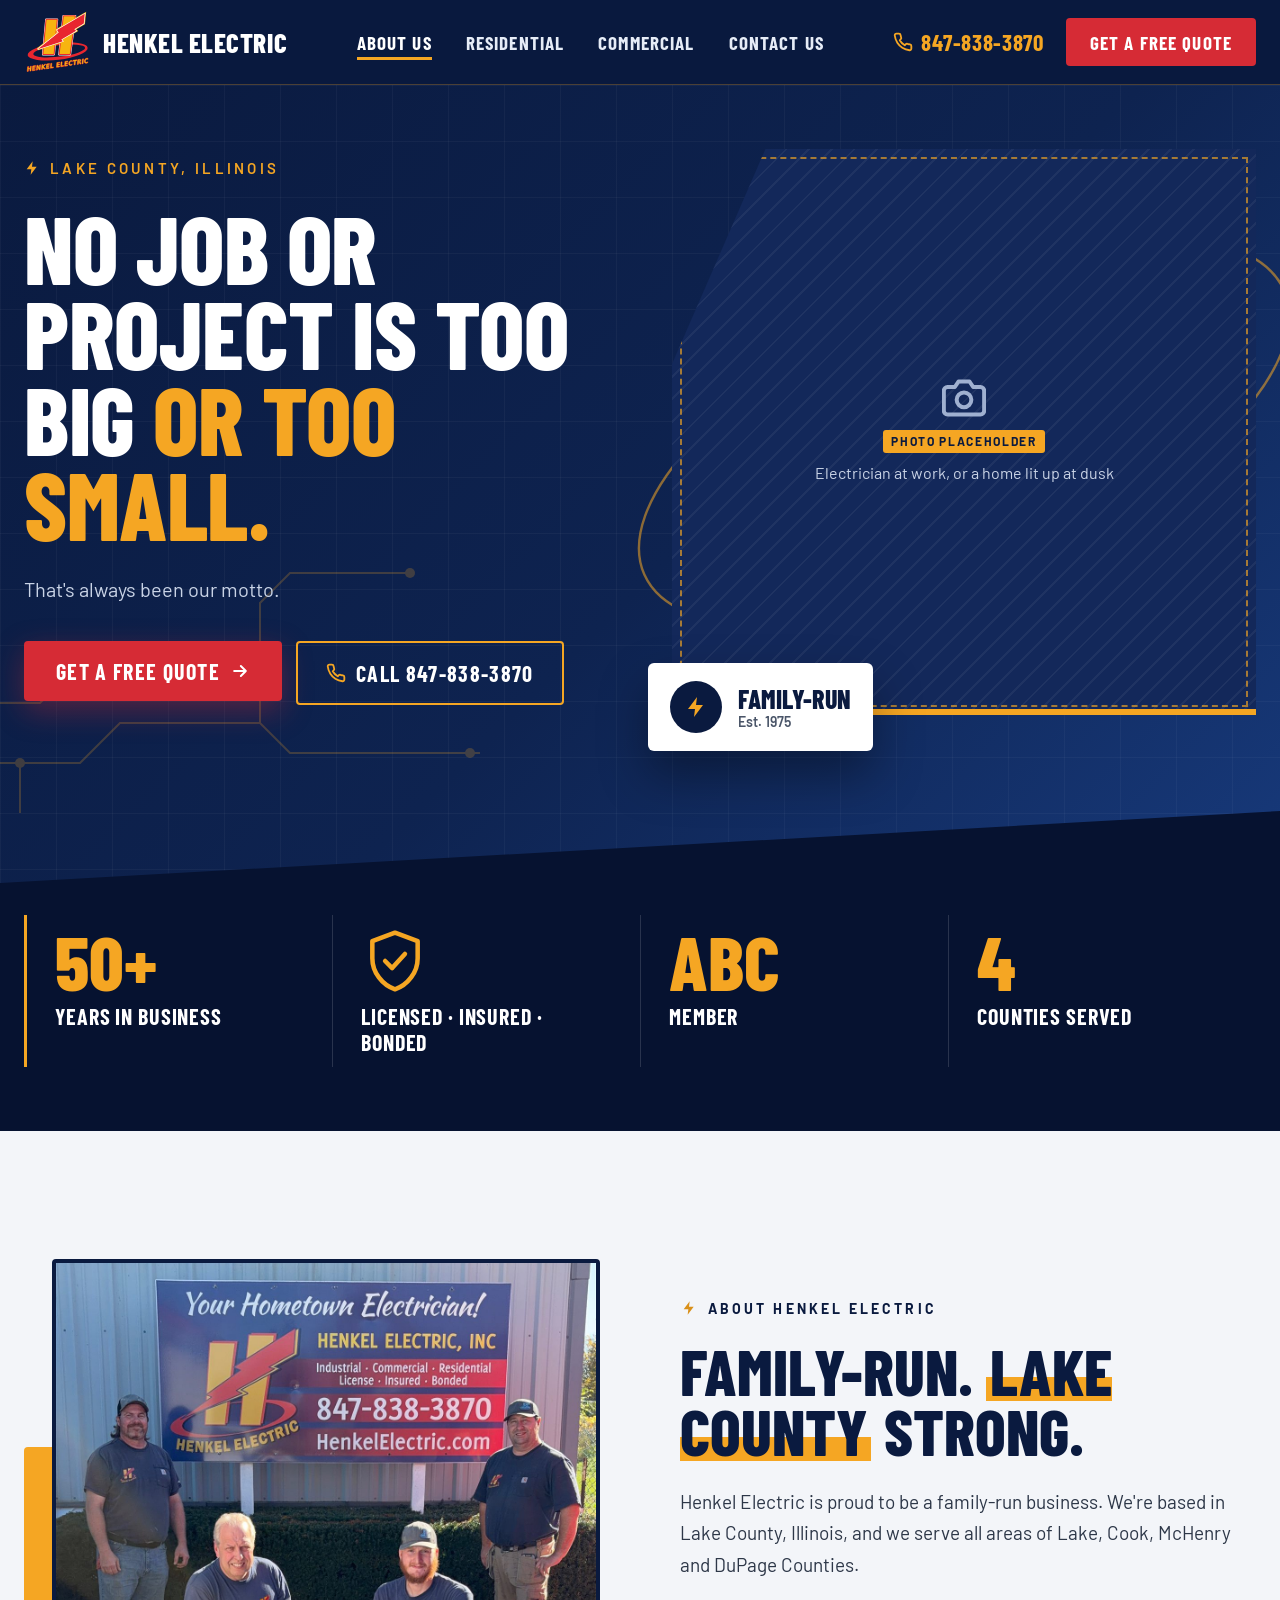
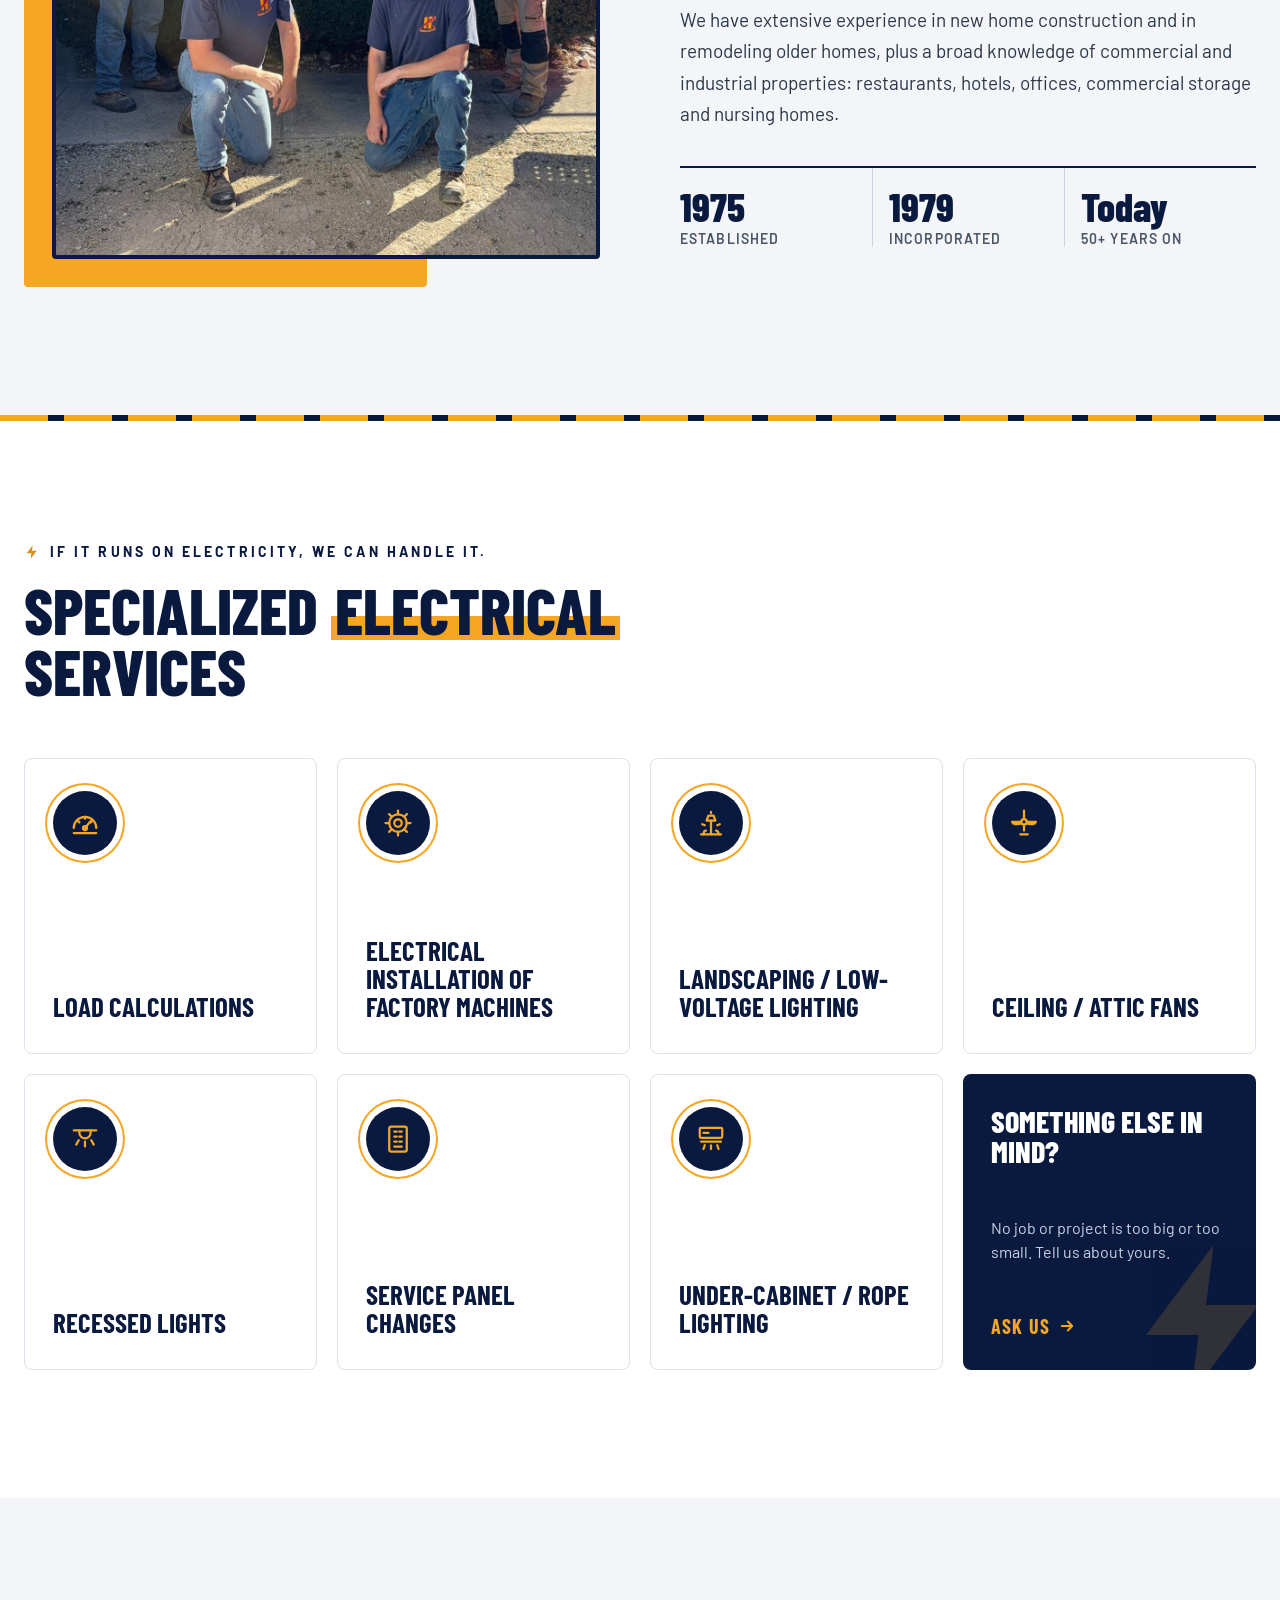
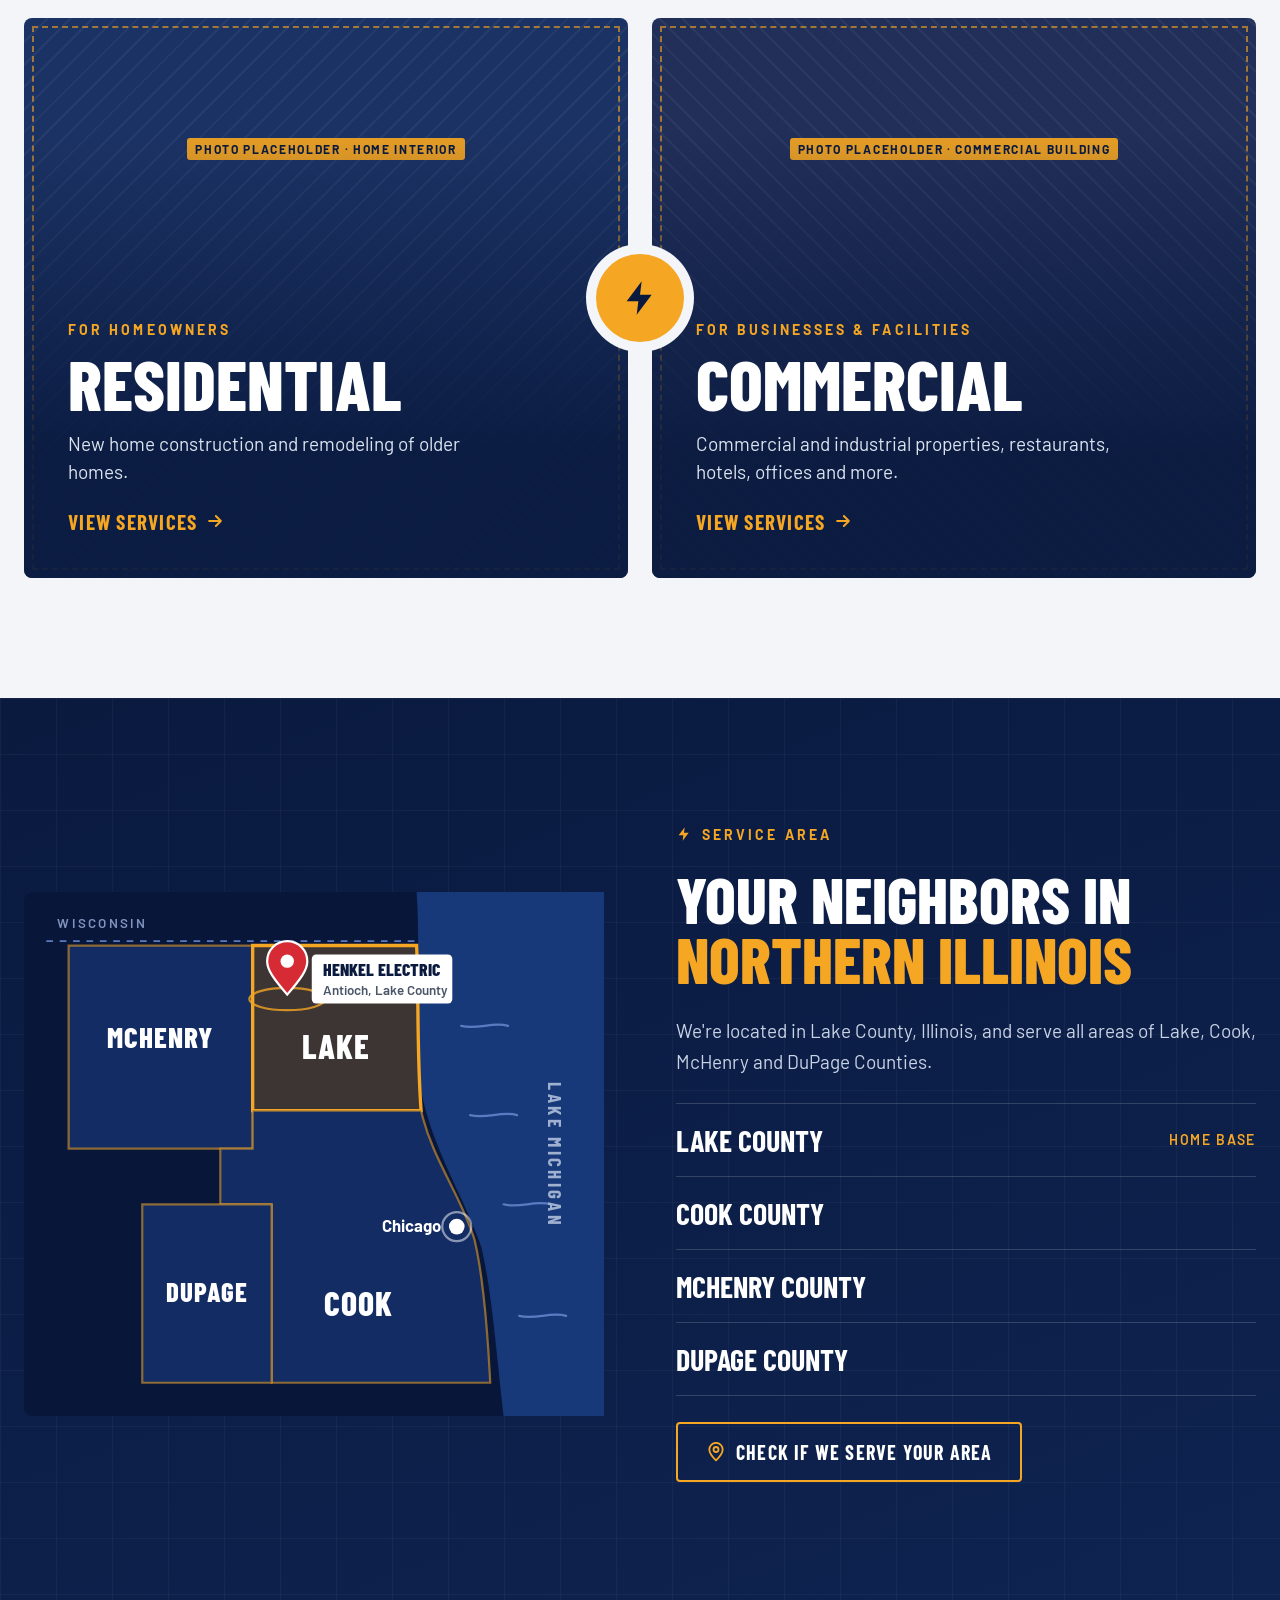
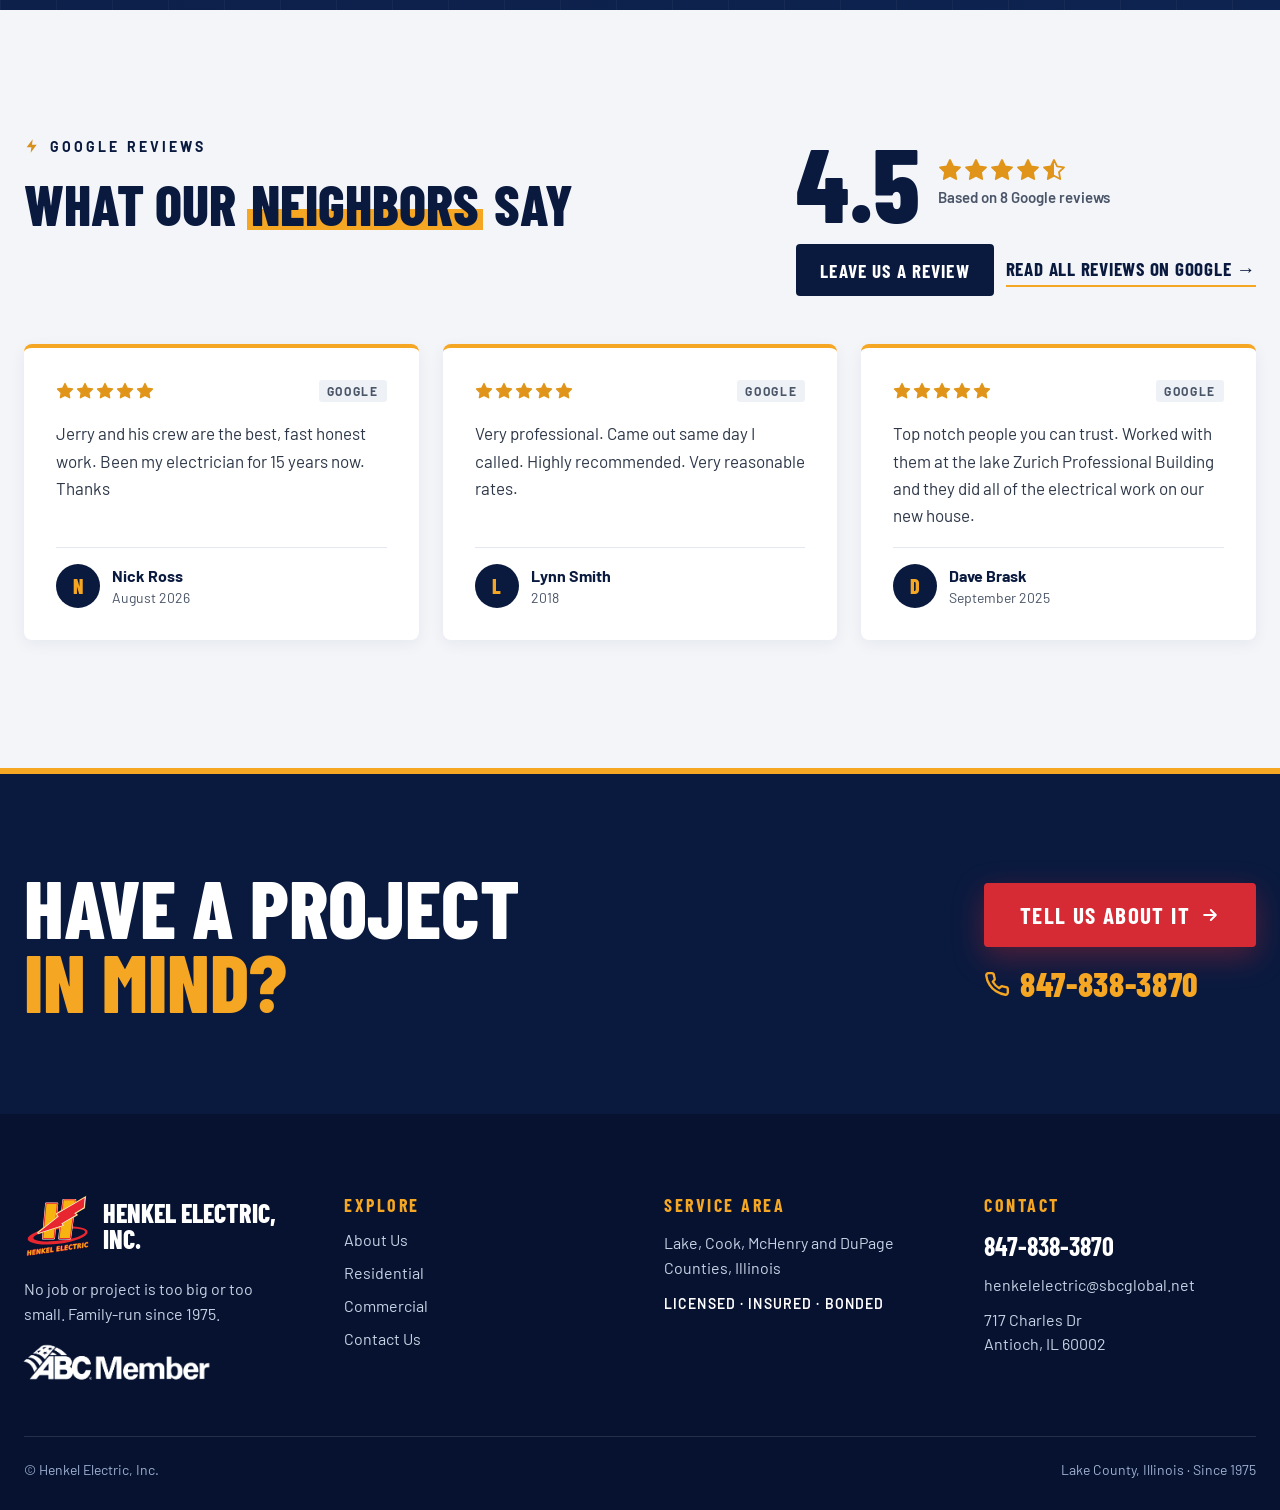
<file: index.html>
<!DOCTYPE html>
<html lang="en">
<head>
<meta charset="utf-8">
<meta name="viewport" content="width=device-width, initial-scale=1">
<title>Henkel Electric · About Us</title>
<meta name="description" content="Henkel Electric is a family-run electrical contractor serving homes and businesses across Lake, Cook, McHenry and DuPage Counties in Illinois since 1975.">
<link rel="icon" href="assets/images/logo.svg" type="image/svg+xml">
<link rel="stylesheet" href="assets/css/styles.css">
</head>
<body>
<svg class="sprite" aria-hidden="true">
  <symbol id="i-bolt" viewBox="0 0 24 24"><path d="M13 2 4 14h7l-1 8 9-12h-7l1-8z"/></symbol>
  <symbol id="i-phone" viewBox="0 0 24 24"><path d="M22 16.9v3a2 2 0 0 1-2.2 2 19.8 19.8 0 0 1-8.6-3.1 19.5 19.5 0 0 1-6-6A19.8 19.8 0 0 1 2.1 4.2 2 2 0 0 1 4.1 2h3a2 2 0 0 1 2 1.7c.1 1 .4 1.9.7 2.8a2 2 0 0 1-.5 2.1L8.1 9.9a16 16 0 0 0 6 6l1.3-1.3a2 2 0 0 1 2.1-.4c.9.3 1.8.6 2.8.7a2 2 0 0 1 1.7 2z"/></symbol>
  <symbol id="i-arrow" viewBox="0 0 24 24"><path d="M5 12h14M13 6l6 6-6 6"/></symbol>
  <symbol id="i-menu" viewBox="0 0 24 24"><path d="M4 7h16M4 12h16M4 17h16"/></symbol>
  <symbol id="i-close" viewBox="0 0 24 24"><path d="M6 6l12 12M18 6 6 18"/></symbol>
  <symbol id="i-camera" viewBox="0 0 24 24"><path d="M23 19a2 2 0 0 1-2 2H3a2 2 0 0 1-2-2V8a2 2 0 0 1 2-2h4l2-3h6l2 3h4a2 2 0 0 1 2 2z"/><circle cx="12" cy="13" r="4"/></symbol>
  <symbol id="i-star" viewBox="0 0 24 24"><path d="M12 2l3.1 6.3 6.9 1-5 4.9 1.2 6.8L12 17.8 5.8 21l1.2-6.8-5-4.9 6.9-1z"/></symbol>
  <linearGradient id="star-half"><stop offset="50%" stop-color="#E0951A"/><stop offset="50%" stop-color="#E0951A" stop-opacity="0"/></linearGradient>
</svg>

<header class="site-header">
  <div class="site-header__inner">
    <a class="brand" href="index.html" aria-label="Henkel Electric, Inc. About Us">
      <img class="brand__logo" src="assets/images/logo.svg" alt="" width="67" height="64">
      <span class="brand__text"><span class="brand__name">Henkel Electric</span></span>
    </a>
    <nav class="main-nav" id="main-nav" aria-label="Main">
      <a href="index.html" aria-current="page">About Us</a>
      <a href="residential.html">Residential</a>
      <a href="commercial.html">Commercial</a>
      <a href="contact.html">Contact Us</a>
      <div class="main-nav__cta">
        <a class="btn btn--red btn--56" href="contact.html">Get a Free Quote</a>
        <a class="btn btn--ghost btn--56" href="tel:8478383870"><svg class="ic ic-line" width="20" height="20" aria-hidden="true"><use href="#i-phone"/></svg>847-838-3870</a>
      </div>
    </nav>
    <div class="site-header__actions">
      <a class="site-header__phone link-amber" href="tel:8478383870"><svg class="ic ic-line" width="20" height="20" aria-hidden="true"><use href="#i-phone"/></svg><span class="site-header__phone-text">847-838-3870</span></a>
      <a class="btn btn--red btn--48" href="contact.html">Get a Free Quote</a>
      <button class="nav-toggle" type="button" aria-expanded="false" aria-controls="main-nav" aria-label="Open menu"><svg class="ic ic-line ic-thick nav-toggle__open" width="24" height="24" aria-hidden="true"><use href="#i-menu"/></svg><svg class="ic ic-line ic-thick nav-toggle__close" width="24" height="24" aria-hidden="true"><use href="#i-close"/></svg></button>
    </div>
  </div>
</header>

<main>
<section class="hero">
  <div class="bg-grid" aria-hidden="true"></div>
  <svg class="hero__circuit" aria-hidden="true" width="520" height="300" viewBox="0 0 520 300" fill="none"><path d="M0 240h120l40-40h140l30 30h190M0 180h80l30-30h110M60 290v-50M300 200V80l30-30h120" stroke="#F5A623" stroke-width="2"/><circle cx="220" cy="150" r="5" fill="#F5A623"/><circle cx="450" cy="50" r="5" fill="#F5A623"/><circle cx="510" cy="230" r="5" fill="#F5A623"/><circle cx="60" cy="240" r="5" fill="#F5A623"/></svg>
  <div class="hero__grid">
    <div class="hero__copy">
      <div class="eyebrow eyebrow--light hero__eyebrow"><svg class="ic ic-fill" width="16" height="16" aria-hidden="true"><use href="#i-bolt"/></svg>Lake County, Illinois</div>
      <h1 class="hero__title">No job or project is too big <span class="amber">or too small.</span></h1>
      <p class="hero__lead">That's always been our motto.</p>
      <div class="btn-row">
        <a class="btn btn--red btn--60 btn--glow" href="contact.html">Get a Free Quote<svg class="ic ic-line ic-thick" width="20" height="20" aria-hidden="true"><use href="#i-arrow"/></svg></a>
        <a class="btn btn--ghost btn--60" href="tel:8478383870"><svg class="ic ic-line" width="20" height="20" aria-hidden="true"><use href="#i-phone"/></svg>Call 847-838-3870</a>
      </div>
    </div>
    <div class="hero__media">
      <svg class="hero__ring" aria-hidden="true" viewBox="0 0 600 600" fill="none"><ellipse cx="300" cy="300" rx="290" ry="120" stroke="#F5A623" stroke-opacity=".55" stroke-width="2" transform="rotate(-24 300 300)"/></svg>
      <div class="hero__photo ph-photo" role="img" aria-label="Photo placeholder: Henkel electrician at work, or a home lit up at dusk" data-placeholder="photo">
        <div class="ph-photo__inner">
          <svg class="ic ic-line" width="44" height="44" aria-hidden="true"><use href="#i-camera"/></svg>
          <span class="ph-tag">Photo placeholder</span>
          <span class="ph-photo__desc">Electrician at work, or a home lit up at dusk</span>
        </div>
      </div>
      <div class="hero__badge">
        <div class="hero__badge-icon"><svg class="ic ic-fill" width="24" height="24" aria-hidden="true"><use href="#i-bolt"/></svg></div>
        <div class="hero__badge-text"><span class="hero__badge-title">Family-run</span><span class="hero__badge-sub">Est. 1975</span></div>
      </div>
    </div>
  </div>
</section>

<section class="trust" aria-label="Why Henkel">
  <div class="trust__grid">
    <div class="trust__item">
      <span class="trust__stat">50+</span>
      <span class="trust__label">Years in business</span>
    </div>
    <div class="trust__item">
      <svg class="trust__icon" width="68" height="68" viewBox="0 0 24 24" fill="none" stroke="currentColor" stroke-linecap="round" stroke-linejoin="round" aria-hidden="true"><path d="M12 2 4 5v6c0 5 3.5 9.5 8 11 4.5-1.5 8-6 8-11V5z"/><path d="m8.5 12 2.5 2.5 4.5-5"/></svg>
      <span class="trust__label">Licensed · Insured · Bonded</span>
    </div>
    <div class="trust__item">
      <span class="trust__stat">ABC</span>
      <span class="trust__label">Member</span>
      
    </div>
    <div class="trust__item">
      <span class="trust__stat">4</span>
      <span class="trust__label">Counties served</span>
    </div>
  </div>
</section>

<section class="about">
  <div class="about__grid">
    <div class="about__media">
      <div class="about__accent" aria-hidden="true"></div>
      <img class="about__photo" src="assets/images/EmployeesVertical-web.jpg" alt="Four Henkel Electric employees in company shirts in front of the Henkel Electric sign" width="1200" height="1600">
      
    </div>
    <div class="about__copy">
      <div class="eyebrow"><svg class="ic ic-fill" width="18" height="16" aria-hidden="true"><use href="#i-bolt"/></svg>About Henkel Electric</div>
      <h2 class="heading heading--xl">Family-Run. <span class="mark">Lake County</span> strong.</h2>
      <p>Henkel Electric is proud to be a family-run business. We're based in Lake County, Illinois, and we serve all areas of Lake, Cook, McHenry and DuPage Counties.</p>
      <p>We have extensive experience in new home construction and in remodeling older homes, plus a broad knowledge of commercial and industrial properties: restaurants, hotels, offices, commercial storage and nursing homes.</p>
      <div class="facts">
        <div class="facts__item"><span class="facts__value">1975</span><span class="facts__label">Established</span></div>
        <div class="facts__item"><span class="facts__value">1979</span><span class="facts__label">Incorporated</span></div>
        <div class="facts__item"><span class="facts__value">Today</span><span class="facts__label">50+ years on</span></div>
      </div>
    </div>
  </div>
</section>

<section class="section-white">
  <div class="stripe" aria-hidden="true"></div>
  <div class="services__wrap">
    <div class="section-head">
      <div class="section-head__title">
        <div class="eyebrow"><svg class="ic ic-fill" width="16" height="16" aria-hidden="true"><use href="#i-bolt"/></svg>If it runs on electricity, we can handle it.</div>
        <h2 class="heading heading--xl">Specialized <span class="mark">electrical</span> services</h2>
      </div>
     
    </div>
    <div class="svc-grid">
      <div class="svc-card">
        <div class="svc-card__icon"><svg class="ic ic-line ic-thin" width="30" height="30" viewBox="0 0 24 24" aria-hidden="true"><path d="M3 16a9 9 0 0 1 18 0"/><path d="M12 16l4.5-5.5"/><circle cx="12" cy="16" r="1.6"/><path d="M3 20h18"/><path d="M6.5 10.5l1 1M12 7v1.5M17.5 10.5l-1 1"/></svg></div>
        <h3 class="svc-card__title">Load Calculations</h3>
      </div>
      <div class="svc-card">
        <div class="svc-card__icon"><svg class="ic ic-line ic-thin" width="30" height="30" viewBox="0 0 24 24" aria-hidden="true"><circle cx="12" cy="12" r="3"/><path d="M12 2v3M12 19v3M4.9 4.9 7 7M17 17l2.1 2.1M2 12h3M19 12h3M4.9 19.1 7 17M17 7l2.1-2.1"/><circle cx="12" cy="12" r="7"/></svg></div>
        <h3 class="svc-card__title">Electrical Installation of Factory Machines</h3>
      </div>
      <div class="svc-card">
        <div class="svc-card__icon"><svg class="ic ic-line ic-thin" width="30" height="30" viewBox="0 0 24 24" aria-hidden="true"><path d="M12 21V10"/><path d="M8.5 10h7L14 6h-4z"/><path d="M4 21h16"/><path d="M5 13l2 .8M19 13l-2 .8M12 3v1"/><path d="M6 21c0-2 1-3 2-3M18 21c0-2-1-3-2-3"/></svg></div>
        <h3 class="svc-card__title">Landscaping / Low-Voltage Lighting</h3>
      </div>
      <div class="svc-card">
        <div class="svc-card__icon"><svg class="ic ic-line ic-thin" width="30" height="30" viewBox="0 0 24 24" aria-hidden="true"><path d="M12 2v6"/><circle cx="12" cy="11" r="2.2"/><path d="M9.8 11H2.5c.3 1.8 3 2.6 7.6 1.4"/><path d="M14.2 11h7.3c-.3 1.8-3 2.6-7.6 1.4"/><path d="M12 13.2V18"/><path d="M9 21h6"/></svg></div>
        <h3 class="svc-card__title">Ceiling / Attic Fans</h3>
      </div>
      <div class="svc-card">
        <div class="svc-card__icon"><svg class="ic ic-line ic-thin" width="30" height="30" viewBox="0 0 24 24" aria-hidden="true"><path d="M3 5h18"/><path d="M7.5 5v2a4.5 4.5 0 0 0 9 0V5"/><path d="M12 14v4M7 13l-2 3.5M17 13l2 3.5"/></svg></div>
        <h3 class="svc-card__title">Recessed Lights</h3>
      </div>
      <div class="svc-card">
        <div class="svc-card__icon"><svg class="ic ic-line ic-thin" width="30" height="30" viewBox="0 0 24 24" aria-hidden="true"><rect x="5" y="2" width="14" height="20" rx="1.5"/><path d="M9 6h2M13 6h2M9 10h2M13 10h2M9 14h2M13 14h2M9 18h6"/></svg></div>
        <h3 class="svc-card__title">Service Panel Changes</h3>
      </div>
      <div class="svc-card">
        <div class="svc-card__icon"><svg class="ic ic-line ic-thin" width="30" height="30" viewBox="0 0 24 24" aria-hidden="true"><rect x="3" y="3" width="18" height="8" rx="1"/><path d="M6 7h4"/><path d="M4 14h16"/><path d="M7 17l-1 3M12 17v3M17 17l1 3"/></svg></div>
        <h3 class="svc-card__title">Under-Cabinet / Rope Lighting</h3>
      </div>
      <a class="svc-cta lift" href="contact.html">
        <svg class="svc-cta__bolt ic-fill" width="180" height="180" aria-hidden="true"><use href="#i-bolt"/></svg>
        <span class="svc-cta__title">Something else in mind?</span>
        <span class="svc-cta__text">No job or project is too big or too small. Tell us about yours.</span>
        <span class="go">Ask us<svg class="ic ic-line ic-thick" width="18" height="18" aria-hidden="true"><use href="#i-arrow"/></svg></span>
      </a>
    </div>
  </div>
</section>

<section class="split">
  <div class="split__grid">
    <a class="split__card" href="residential.html">
      <div class="split__photo ph-photo ph-photo--a" role="img" aria-label="Photo placeholder: modern home interior with new lighting" data-placeholder="photo"><span class="ph-tag">Photo placeholder · Home interior</span></div>
      <div class="split__shade" aria-hidden="true"></div>
      <div class="split__body">
        <span class="split__kicker">For homeowners</span>
        <span class="split__title">Residential</span>
        <span class="split__text">New home construction and remodeling of older homes.</span>
        <span class="go">View services<svg class="ic ic-line ic-thick" width="20" height="20" aria-hidden="true"><use href="#i-arrow"/></svg></span>
      </div>
    </a>
    <a class="split__card" href="commercial.html">
      <div class="split__photo ph-photo ph-photo--b ph-photo--45" role="img" aria-label="Photo placeholder: commercial building or industrial interior" data-placeholder="photo"><span class="ph-tag">Photo placeholder · Commercial building</span></div>
      <div class="split__shade" aria-hidden="true"></div>
      <div class="split__body">
        <span class="split__kicker">For businesses &amp; facilities</span>
        <span class="split__title">Commercial</span>
        <span class="split__text">Commercial and industrial properties, restaurants, hotels, offices and more.</span>
        <span class="go">View services<svg class="ic ic-line ic-thick" width="20" height="20" aria-hidden="true"><use href="#i-arrow"/></svg></span>
      </div>
    </a>
    <div class="split__bolt" aria-hidden="true"><svg class="ic ic-fill" width="40" height="40"><use href="#i-bolt"/></svg></div>
  </div>
</section>

<section class="area">
  <div class="bg-grid" aria-hidden="true"></div>
  <div class="area__grid">
    <figure class="area__map" data-placeholder="map">
      <svg class="map-svg" role="img" aria-label="Stylized map: McHenry, Lake, Cook and DuPage Counties in northeast Illinois, Lake Michigan to the east, Chicago marked, Henkel Electric pinned in Antioch, Lake County" viewBox="0 0 520 470">
        <rect width="520" height="470" rx="8" fill="#08163A"/>
        <path d="M352 0 C356 60 350 120 356 178 C366 230 392 268 410 318 C420 360 424 420 430 470 L520 470 L520 0 Z" fill="#17397A"/>
        <path d="M392 120c14 4 28-4 42 0M400 200c14 4 28-4 42 0M430 280c14 4 28-4 42 0M444 380c14 4 28-4 42 0" stroke="#5B7BC0" stroke-width="2" fill="none" stroke-linecap="round"/>
        <text x="470" y="236" fill="#9FB0D0" font-family="Barlow Condensed, sans-serif" font-weight="700" font-size="17" letter-spacing="3" text-anchor="middle" transform="rotate(90 470 236)">LAKE MICHIGAN</text>
        <line x1="20" y1="44" x2="352" y2="44" stroke="#5B7BC0" stroke-width="1.5" stroke-dasharray="6 6"/>
        <text x="30" y="32" fill="#7F93BD" font-family="Barlow, sans-serif" font-weight="600" font-size="12" letter-spacing="2">WISCONSIN</text>
        <path d="M40 48 H205 V230 H40 Z" fill="#132C64" stroke="#F5A623" stroke-opacity=".55" stroke-width="2"/>
        <path d="M205 48 H352 C354 90 352 140 356 196 H205 Z" fill="#F5A623" fill-opacity=".22" stroke="#F5A623" stroke-width="3"/>
        <path d="M205 196 H356 C366 240 392 272 404 312 C412 346 416 400 418 440 H222 V280 H176 V230 H205 Z" fill="#132C64" stroke="#F5A623" stroke-opacity=".55" stroke-width="2"/>
        <path d="M106 280 H222 V440 H106 Z" fill="#132C64" stroke="#F5A623" stroke-opacity=".55" stroke-width="2"/>
        <text x="164" y="368" fill="#FFFFFF" font-family="Barlow Condensed, sans-serif" font-weight="800" font-size="24" text-anchor="middle" letter-spacing="1">DUPAGE</text>
        <text x="122" y="140" fill="#FFFFFF" font-family="Barlow Condensed, sans-serif" font-weight="800" font-size="26" text-anchor="middle" letter-spacing="1">MCHENRY</text>
        <text x="280" y="150" fill="#FFFFFF" font-family="Barlow Condensed, sans-serif" font-weight="800" font-size="30" text-anchor="middle" letter-spacing="1">LAKE</text>
        <text x="300" y="380" fill="#FFFFFF" font-family="Barlow Condensed, sans-serif" font-weight="800" font-size="30" text-anchor="middle" letter-spacing="1">COOK</text>
        <circle cx="388" cy="300" r="7" fill="#FFFFFF"/>
        <circle cx="388" cy="300" r="13" fill="none" stroke="#FFFFFF" stroke-opacity=".5" stroke-width="2"/>
        <text x="374" y="305" fill="#FFFFFF" font-family="Barlow, sans-serif" font-weight="700" font-size="15" text-anchor="end">Chicago</text>
        <ellipse cx="236" cy="96" rx="34" ry="10" fill="none" stroke="#F5A623" stroke-width="2" opacity=".8"/>
        <path d="M236 92c-12-14-18-22-18-30a18 18 0 0 1 36 0c0 8-6 16-18 30z" fill="#D62B35" stroke="#FFFFFF" stroke-width="2"/>
        <circle cx="236" cy="62" r="6" fill="#FFFFFF"/>
        <rect x="258" y="56" width="126" height="44" rx="4" fill="#FFFFFF"/>
        <text x="268" y="75" fill="#0A1A3F" font-family="Barlow Condensed, sans-serif" font-weight="800" font-size="16">HENKEL ELECTRIC</text>
        <text x="268" y="92" fill="#4A5568" font-family="Barlow, sans-serif" font-weight="600" font-size="12">Antioch, Lake County</text>
      </svg>
    </figure>
    <div class="area__copy">
      <div class="eyebrow eyebrow--light"><svg class="ic ic-fill" width="16" height="16" aria-hidden="true"><use href="#i-bolt"/></svg>Service area</div>
      <h2 class="heading heading--xl heading--light">Your neighbors in <span class="amber">northern Illinois</span></h2>
      <p>We're located in Lake County, Illinois, and serve all areas of Lake, Cook, McHenry and DuPage Counties.</p>
      <div class="counties">
        <div class="counties__row"><span class="counties__name">Lake County</span><span class="counties__tag">Home base</span></div>
        <div class="counties__row"><span class="counties__name">Cook County</span></div>
        <div class="counties__row"><span class="counties__name">McHenry County</span></div>
        <div class="counties__row"><span class="counties__name">DuPage County</span></div>
      </div>
      <div>
        <a class="btn btn--ghost btn--56" href="contact.html"><svg class="ic ic-line" width="20" height="20" viewBox="0 0 24 24" aria-hidden="true"><path d="M12 22s-8-7.5-8-13a8 8 0 0 1 16 0c0 5.5-8 13-8 13z"/><circle cx="12" cy="9" r="3"/></svg>Check if we serve your area</a>
      </div>
    </div>
  </div>
</section>

<section class="reviews">
  <div class="reviews__wrap">
    <div class="reviews__intro">
      <div class="reviews__heading">
        <div class="eyebrow"><svg class="ic ic-fill" width="16" height="16" aria-hidden="true"><use href="#i-bolt"/></svg>Google reviews</div>
        <h2 class="heading heading--md">What our <span class="mark">neighbors</span> say</h2>
      </div>
      <div class="reviews__summary">
        <div class="rating">
          <span class="rating__value">4.5</span>
          <div class="rating__meta">
            <div class="stars" role="img" aria-label="Rated 4.5 out of 5 stars"><svg width="24" height="24" aria-hidden="true"><use href="#i-star"/></svg><svg width="24" height="24" aria-hidden="true"><use href="#i-star"/></svg><svg width="24" height="24" aria-hidden="true"><use href="#i-star"/></svg><svg width="24" height="24" aria-hidden="true"><use href="#i-star"/></svg><svg width="24" height="24" style="fill:url(#star-half)" aria-hidden="true"><use href="#i-star"/></svg></div>
            <span class="rating__count">Based on 8 Google reviews</span>
          </div>
        </div>
        <div class="reviews__links">
          <a class="btn btn--navy btn--52" href="https://www.google.com/search?q=henkel+electric+reviews#lrd=0x880f81202d313013:0x51fe6fe72b96a284,3,,,," target="_blank" rel="noopener">Leave us a review</a>
          <a class="text-link" href="https://www.google.com/search?q=henkel+electric+reviews#lrd=0x880f81202d313013:0x51fe6fe72b96a284,1,,,," target="_blank" rel="noopener">Read all reviews on Google →</a>
        </div>
      </div>
    </div>
    <div class="reviews__grid">
    <article class="review">
      <div class="review__top">
        <div class="stars" role="img" aria-label="Rated 5 out of 5 stars"><svg width="18" height="18" aria-hidden="true"><use href="#i-star"/></svg><svg width="18" height="18" aria-hidden="true"><use href="#i-star"/></svg><svg width="18" height="18" aria-hidden="true"><use href="#i-star"/></svg><svg width="18" height="18" aria-hidden="true"><use href="#i-star"/></svg><svg width="18" height="18" aria-hidden="true"><use href="#i-star"/></svg></div>
        <span class="review__source">Google</span>
      </div>
      <p class="review__text">Jerry and his crew are the best, fast honest work. Been my electrician for 15 years now. Thanks</p>
      <div class="review__by">
        <span class="review__avatar" aria-hidden="true">N</span>
        <div class="review__who"><span class="review__name">Nick Ross</span><span class="review__date">August 2026</span></div>
      </div>
    </article>
    <article class="review">
      <div class="review__top">
        <div class="stars" role="img" aria-label="Rated 5 out of 5 stars"><svg width="18" height="18" aria-hidden="true"><use href="#i-star"/></svg><svg width="18" height="18" aria-hidden="true"><use href="#i-star"/></svg><svg width="18" height="18" aria-hidden="true"><use href="#i-star"/></svg><svg width="18" height="18" aria-hidden="true"><use href="#i-star"/></svg><svg width="18" height="18" aria-hidden="true"><use href="#i-star"/></svg></div>
        <span class="review__source">Google</span>
      </div>
      <p class="review__text">Very professional. Came out same day I called. Highly recommended. Very reasonable rates.</p>
      <div class="review__by">
        <span class="review__avatar" aria-hidden="true">L</span>
        <div class="review__who"><span class="review__name">Lynn Smith</span><span class="review__date">2018</span></div>
      </div>
    </article>
    <article class="review">
      <div class="review__top">
        <div class="stars" role="img" aria-label="Rated 5 out of 5 stars"><svg width="18" height="18" aria-hidden="true"><use href="#i-star"/></svg><svg width="18" height="18" aria-hidden="true"><use href="#i-star"/></svg><svg width="18" height="18" aria-hidden="true"><use href="#i-star"/></svg><svg width="18" height="18" aria-hidden="true"><use href="#i-star"/></svg><svg width="18" height="18" aria-hidden="true"><use href="#i-star"/></svg></div>
        <span class="review__source">Google</span>
      </div>
      <p class="review__text">Top notch people you can trust. Worked with them at the lake Zurich Professional Building and they did all of the electrical work on our new house.</p>
      <div class="review__by">
        <span class="review__avatar" aria-hidden="true">D</span>
        <div class="review__who"><span class="review__name">Dave Brask</span><span class="review__date">September 2025</span></div>
      </div>
    </article>
    </div>
  </div>
</section>

<section class="cta">
  <div class="cta__inner">
    <div class="cta__copy">
      <h2 class="cta__title">Have a project <span class="amber"><br>in mind?</span></h2>
    </div>
    <div class="cta__actions">
      <a class="btn btn--red btn--64 btn--glow" href="contact.html">Tell us about it<svg class="ic ic-line ic-thick" width="20" height="20" aria-hidden="true"><use href="#i-arrow"/></svg></a>
      <a class="cta__phone link-amber" href="tel:8478383870"><svg class="ic ic-line" width="26" height="26" aria-hidden="true"><use href="#i-phone"/></svg>847-838-3870</a>
    </div>
  </div>
</section>
</main>

<footer class="site-footer">
  <div class="site-footer__wrap">
    <div class="site-footer__grid">
      <div class="site-footer__col site-footer__col--brand">
        <div class="site-footer__brand"><img class="brand__logo" src="assets/images/logo.svg" alt="" width="67" height="64"><span class="site-footer__name">Henkel Electric, Inc.</span></div>
        <p class="site-footer__tagline">No job or project is too big or too small. Family-run since 1975.</p>
        <div class="abc"><img class="abc-badge" src="assets/images/ABCMemberBadge-white.png" alt="Associated Builders and Contractors member" width="1998" height="601"></div>
      </div>
      <div class="site-footer__col">
        <span class="site-footer__heading">Explore</span>
        <a href="index.html">About Us</a>
        <a href="residential.html">Residential</a>
        <a href="commercial.html">Commercial</a>
        <a href="contact.html">Contact Us</a>
      </div>
      <div class="site-footer__col">
        <span class="site-footer__heading">Service area</span>
        <span class="site-footer__text">Lake, Cook, McHenry and DuPage Counties, Illinois</span>
        <span class="site-footer__claim">Licensed · Insured · Bonded</span>
      </div>
      <div class="site-footer__col">
        <span class="site-footer__heading">Contact</span>
        <a class="site-footer__phone" href="tel:8478383870">847-838-3870</a>
        <a href="mailto:henkelelectric@sbcglobal.net">henkelelectric@sbcglobal.net</a>
        <span class="site-footer__address">717 Charles Dr<br>Antioch, IL 60002</span>
      </div>
    </div>
    <div class="site-footer__bottom"><span>© Henkel Electric, Inc.</span><span>Lake County, Illinois · Since 1975</span></div>
  </div>
</footer>
<script src="assets/js/nav.js"></script>
</body>
</html>
</file>
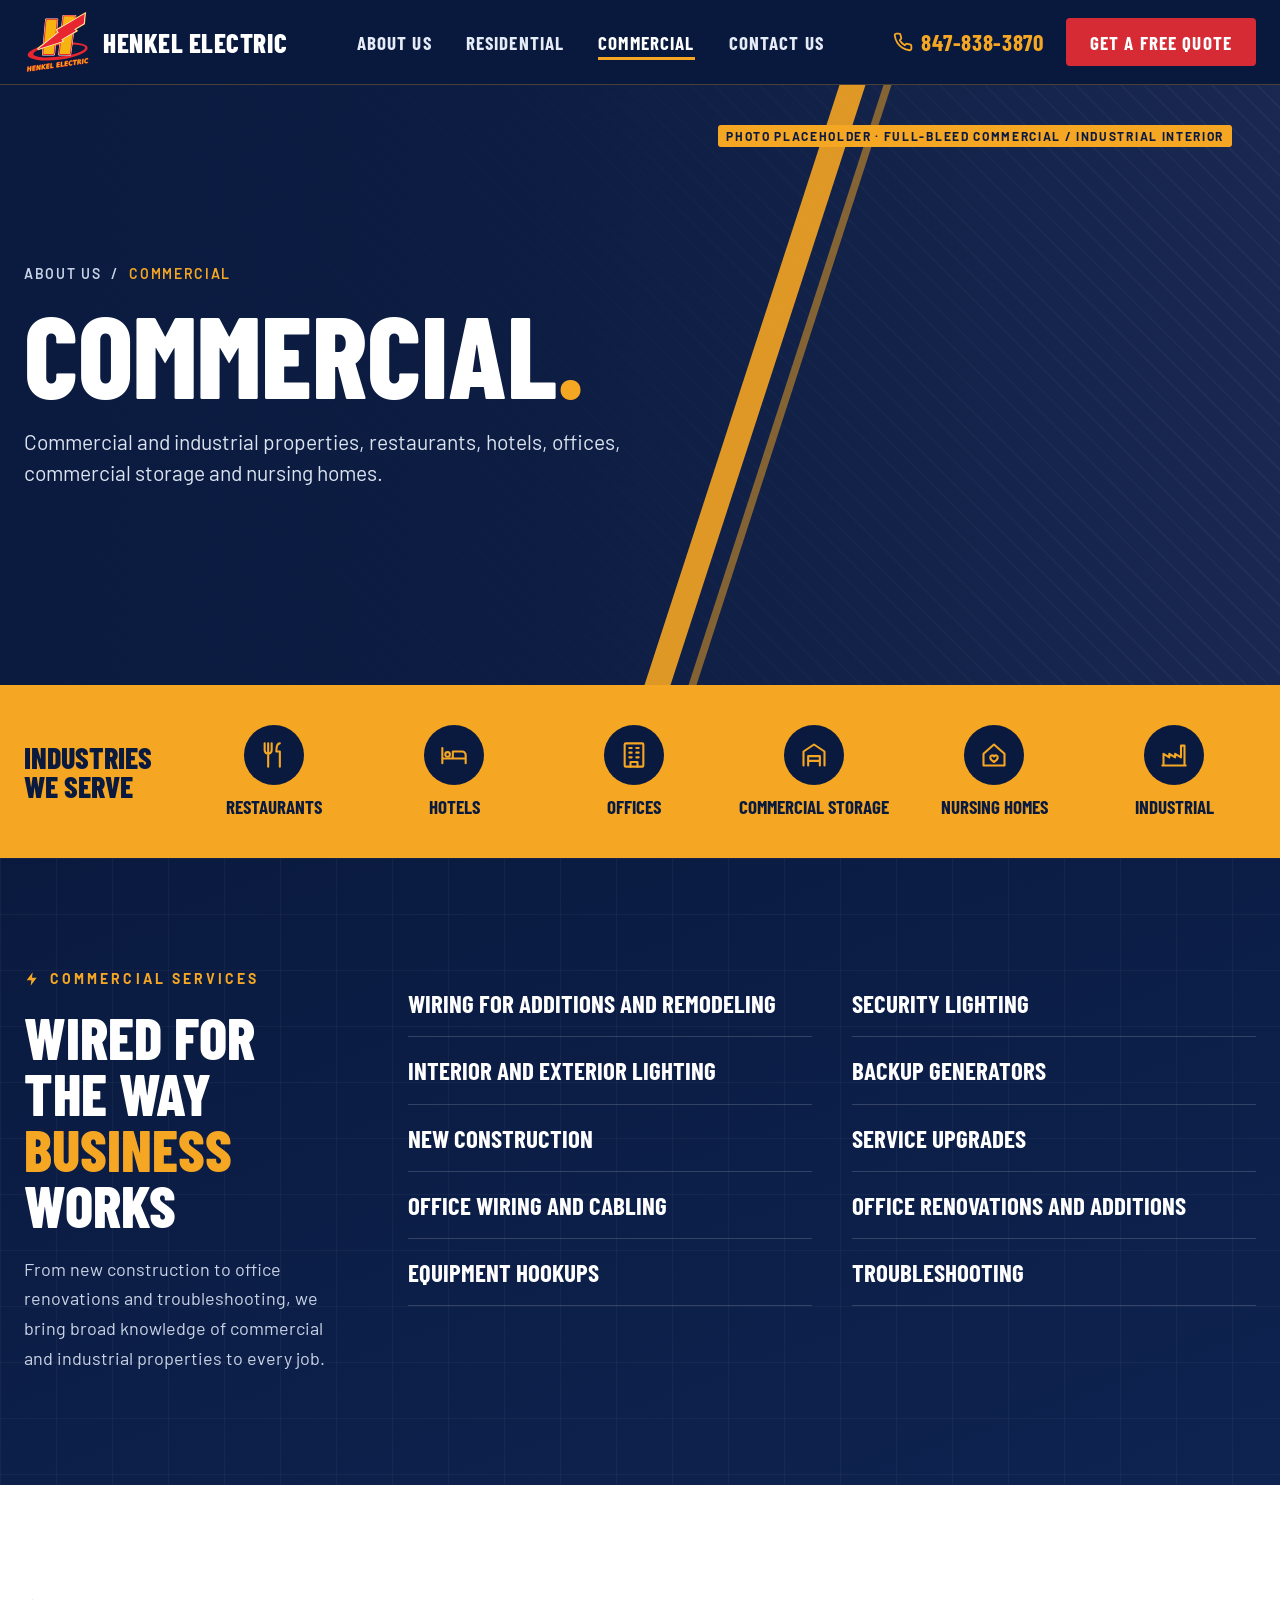
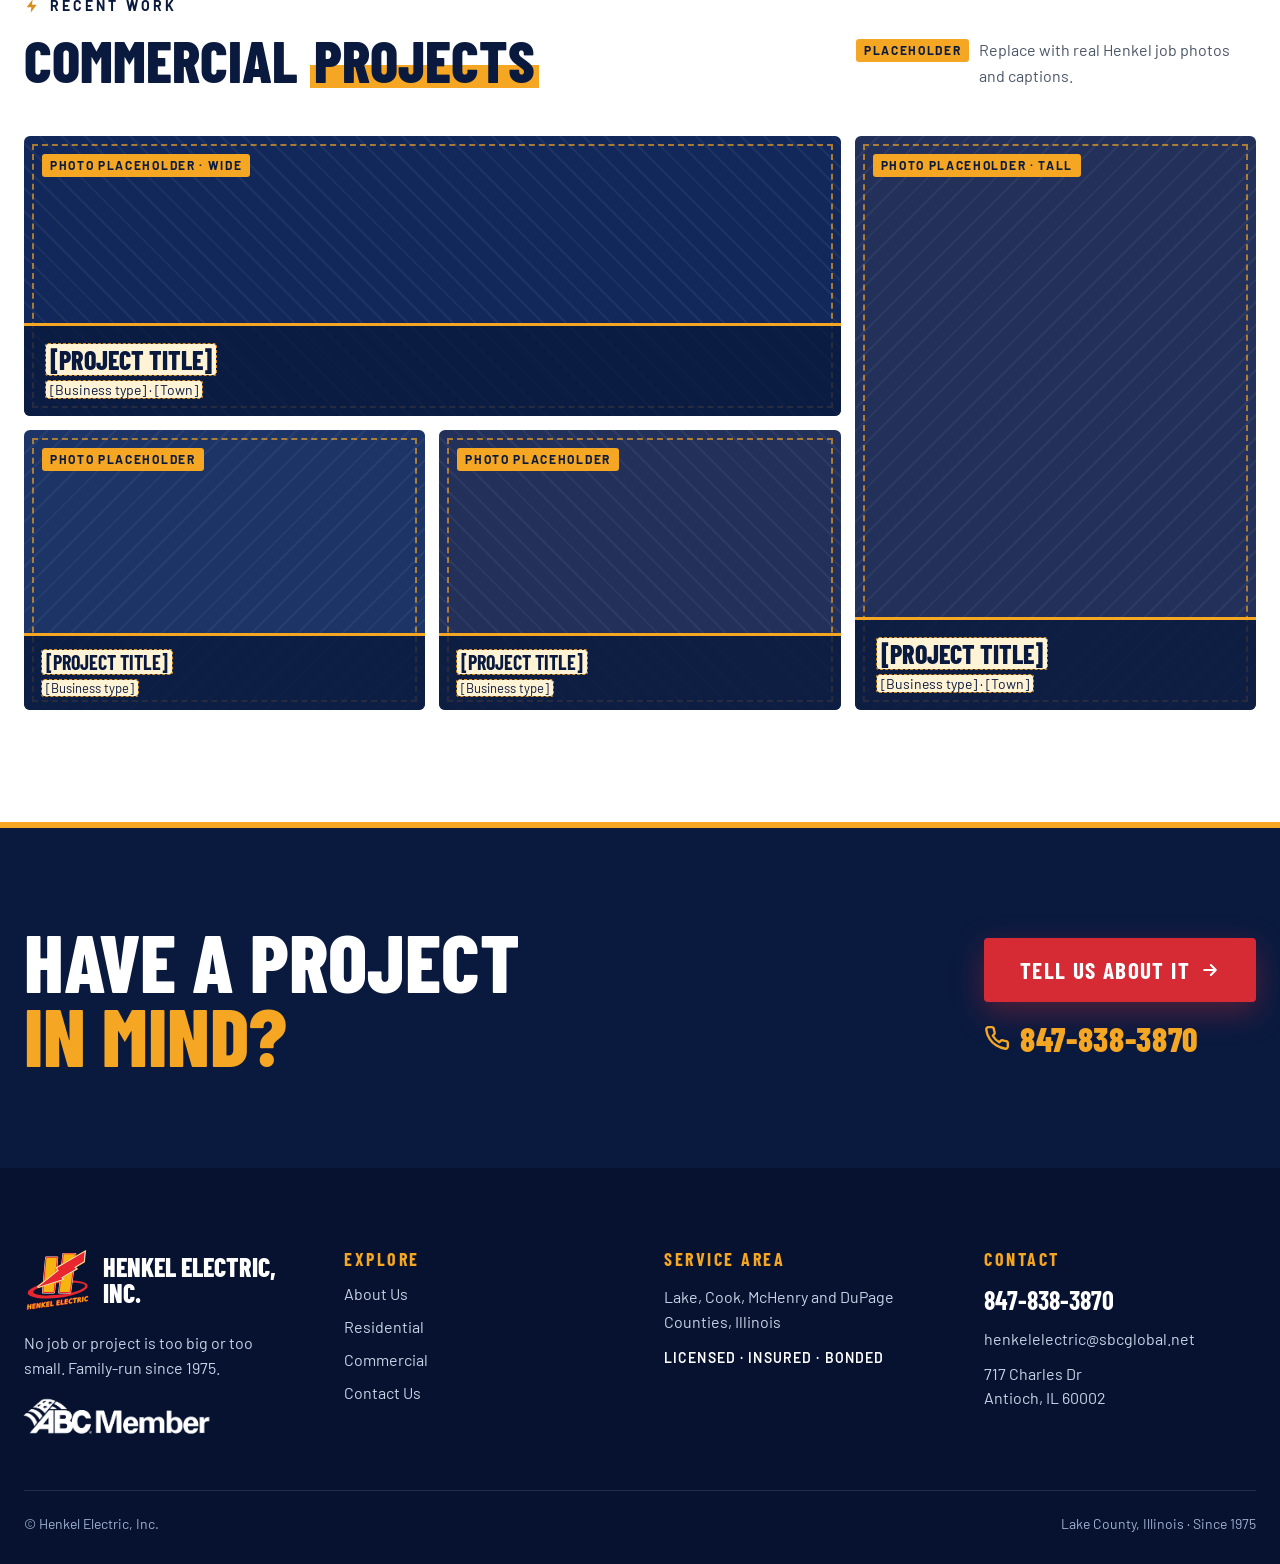
<file: commercial.html>
<!DOCTYPE html>
<html lang="en">
<head>
<meta charset="utf-8">
<meta name="viewport" content="width=device-width, initial-scale=1">
<title>Henkel Electric · Commercial</title>
<meta name="description" content="Commercial and industrial electrical services from Henkel Electric for restaurants, hotels, offices, commercial storage and nursing homes in northern Illinois.">
<link rel="icon" href="assets/images/logo.svg" type="image/svg+xml">
<link rel="stylesheet" href="assets/css/styles.css">
</head>
<body>
<svg class="sprite" aria-hidden="true">
  <symbol id="i-bolt" viewBox="0 0 24 24"><path d="M13 2 4 14h7l-1 8 9-12h-7l1-8z"/></symbol>
  <symbol id="i-phone" viewBox="0 0 24 24"><path d="M22 16.9v3a2 2 0 0 1-2.2 2 19.8 19.8 0 0 1-8.6-3.1 19.5 19.5 0 0 1-6-6A19.8 19.8 0 0 1 2.1 4.2 2 2 0 0 1 4.1 2h3a2 2 0 0 1 2 1.7c.1 1 .4 1.9.7 2.8a2 2 0 0 1-.5 2.1L8.1 9.9a16 16 0 0 0 6 6l1.3-1.3a2 2 0 0 1 2.1-.4c.9.3 1.8.6 2.8.7a2 2 0 0 1 1.7 2z"/></symbol>
  <symbol id="i-arrow" viewBox="0 0 24 24"><path d="M5 12h14M13 6l6 6-6 6"/></symbol>
  <symbol id="i-menu" viewBox="0 0 24 24"><path d="M4 7h16M4 12h16M4 17h16"/></symbol>
  <symbol id="i-close" viewBox="0 0 24 24"><path d="M6 6l12 12M18 6 6 18"/></symbol>
</svg>

<header class="site-header">
  <div class="site-header__inner">
    <a class="brand" href="index.html" aria-label="Henkel Electric, Inc. About Us">
      <img class="brand__logo" src="assets/images/logo.svg" alt="" width="67" height="64">
      <span class="brand__text"><span class="brand__name">Henkel Electric</span></span>
    </a>
    <nav class="main-nav" id="main-nav" aria-label="Main">
      <a href="index.html">About Us</a>
      <a href="residential.html">Residential</a>
      <a href="commercial.html" aria-current="page">Commercial</a>
      <a href="contact.html">Contact Us</a>
      <div class="main-nav__cta">
        <a class="btn btn--red btn--56" href="contact.html">Get a Free Quote</a>
        <a class="btn btn--ghost btn--56" href="tel:8478383870"><svg class="ic ic-line" width="20" height="20" aria-hidden="true"><use href="#i-phone"/></svg>847-838-3870</a>
      </div>
    </nav>
    <div class="site-header__actions">
      <a class="site-header__phone link-amber" href="tel:8478383870"><svg class="ic ic-line" width="20" height="20" aria-hidden="true"><use href="#i-phone"/></svg><span class="site-header__phone-text">847-838-3870</span></a>
      <a class="btn btn--red btn--48" href="contact.html">Get a Free Quote</a>
      <button class="nav-toggle" type="button" aria-expanded="false" aria-controls="main-nav" aria-label="Open menu"><svg class="ic ic-line ic-thick nav-toggle__open" width="24" height="24" aria-hidden="true"><use href="#i-menu"/></svg><svg class="ic ic-line ic-thick nav-toggle__close" width="24" height="24" aria-hidden="true"><use href="#i-close"/></svg></button>
    </div>
  </div>
</header>

<main>
<section class="com-hero">
  <div class="com-hero__photo ph-photo ph-photo--b ph-photo--45" role="img" aria-label="Photo placeholder: commercial building exterior or warehouse interior, full-bleed" data-placeholder="photo"></div>
  <div class="com-hero__shade" aria-hidden="true"></div>
  <div class="com-hero__stripe" aria-hidden="true"></div>
  <div class="com-hero__stripe com-hero__stripe--thin" aria-hidden="true"></div>
  <span class="com-hero__label ph-tag">Photo placeholder · Full-bleed commercial / industrial interior</span>
  <div class="com-hero__copy">
    <nav class="crumbs crumbs--bright" aria-label="Breadcrumb"><a href="index.html">About Us</a><span aria-hidden="true">/</span><span class="crumbs__here">Commercial</span></nav>
    <h1 class="page-title">Commercial<span class="amber">.</span></h1>
    <p class="com-hero__lead">Commercial and industrial properties, restaurants, hotels, offices, commercial storage and nursing homes.</p>
    
  </div>
</section>

<section class="industries" aria-label="Industries we serve">
  <div class="industries__inner">
    <span class="industries__title">Industries<br>we serve</span>
    <div class="industries__grid">
      <div class="industry"><span class="industry__icon"><svg class="ic ic-line ic-thin" width="28" height="28" viewBox="0 0 24 24" aria-hidden="true"><path d="M7 2v20M4 2v6a3 3 0 0 0 6 0V2M17 2c-2 0-3 3-3 7h3v13"/></svg></span>Restaurants</div>
      <div class="industry"><span class="industry__icon"><svg class="ic ic-line ic-thin" width="28" height="28" viewBox="0 0 24 24" aria-hidden="true"><path d="M2 19V6M2 15h20v4M22 15v-3a3 3 0 0 0-3-3h-8v6"/><circle cx="6.5" cy="11.5" r="2"/></svg></span>Hotels</div>
      <div class="industry"><span class="industry__icon"><svg class="ic ic-line ic-thin" width="28" height="28" viewBox="0 0 24 24" aria-hidden="true"><rect x="4" y="2" width="16" height="20" rx="1"/><path d="M9 22v-4h6v4M8 6h2M14 6h2M8 10h2M14 10h2M8 14h2M14 14h2"/></svg></span>Offices</div>
      <div class="industry"><span class="industry__icon"><svg class="ic ic-line ic-thin" width="28" height="28" viewBox="0 0 24 24" aria-hidden="true"><path d="M3 21V9l9-6 9 6v12"/><path d="M7 21v-8h10v8M7 17h10"/></svg></span>Commercial storage</div>
      <div class="industry"><span class="industry__icon"><svg class="ic ic-line ic-thin" width="28" height="28" viewBox="0 0 24 24" aria-hidden="true"><path d="M3 11 12 3l9 8v10H3z"/><path d="M12 18s-3.2-1.9-3.2-3.8A1.7 1.7 0 0 1 12 13.3a1.7 1.7 0 0 1 3.2.9c0 1.9-3.2 3.8-3.2 3.8z"/></svg></span>Nursing homes</div>
      <div class="industry"><span class="industry__icon"><svg class="ic ic-line ic-thin" width="28" height="28" viewBox="0 0 24 24" aria-hidden="true"><path d="M2 21h20M3 21V11l5 3v-3l5 3v-3l5 3V4h3v17"/></svg></span>Industrial</div>
    </div>
  </div>
</section>

<section class="com-services">
  <div class="bg-grid" aria-hidden="true"></div>
  <div class="svc-layout">
    <div class="svc-layout__side">
      <div class="eyebrow eyebrow--light"><svg class="ic ic-fill" width="16" height="16" aria-hidden="true"><use href="#i-bolt"/></svg>Commercial services</div>
      <h2 class="heading heading--lg heading--light">Wired for the way <span class="amber">business</span> works</h2>
      <p>From new construction to office renovations and troubleshooting, we bring broad knowledge of commercial and industrial properties to every job.</p>
      
    </div>
    <ul class="com-list">
      <li>Wiring for Additions and Remodeling</li>
      <li>Security Lighting</li>
      <li>Interior and Exterior Lighting</li>
      <li>Backup Generators</li>
      <li>New Construction</li>
      <li>Service Upgrades</li>
      <li>Office Wiring and Cabling</li>
      <li>Office Renovations and Additions</li>
      <li>Equipment Hookups</li>
      <li>Troubleshooting</li>
    </ul>
  </div>
</section>

<section class="gallery">
  <div class="gallery__wrap">
    <div class="gallery__head">
      <div class="gallery__title">
        <div class="eyebrow"><svg class="ic ic-fill" width="16" height="16" aria-hidden="true"><use href="#i-bolt"/></svg>Recent work</div>
        <h2 class="heading heading--lg">Commercial <span class="mark">projects</span></h2>
      </div>
      <p class="ph-note"><span class="ph-tag">Placeholder</span><span>Replace with real Henkel job photos and captions.</span></p>
    </div>
    <div class="gallery__grid gallery__grid--com">
      <figure class="tile tile--wide tile--lg ph-photo ph-photo--45" data-placeholder="project">
        <span class="tile__label ph-tag">Photo placeholder · Wide</span>
        <figcaption class="tile__cap"><span class="tile__name ph-text">[Project title]</span><span class="tile__meta ph-text">[Business type] · [Town]</span></figcaption>
      </figure>
      <figure class="tile tile--tall tile--lg ph-photo ph-photo--b" data-placeholder="project">
        <span class="tile__label ph-tag">Photo placeholder · Tall</span>
        <figcaption class="tile__cap"><span class="tile__name ph-text">[Project title]</span><span class="tile__meta ph-text">[Business type] · [Town]</span></figcaption>
      </figure>
      <figure class="tile ph-photo ph-photo--a" data-placeholder="project">
        <span class="tile__label ph-tag">Photo placeholder</span>
        <figcaption class="tile__cap"><span class="tile__name ph-text">[Project title]</span><span class="tile__meta ph-text">[Business type]</span></figcaption>
      </figure>
      <figure class="tile ph-photo ph-photo--b ph-photo--45" data-placeholder="project">
        <span class="tile__label ph-tag">Photo placeholder</span>
        <figcaption class="tile__cap"><span class="tile__name ph-text">[Project title]</span><span class="tile__meta ph-text">[Business type]</span></figcaption>
      </figure>
    </div>
  </div>
</section>

<section class="cta">
  <div class="cta__inner">
    <div class="cta__copy">
      <h2 class="cta__title">Have a project <span class="amber"><br>in mind?</span></h2>
    </div>
    <div class="cta__actions">
      <a class="btn btn--red btn--64 btn--glow" href="contact.html">Tell us about it<svg class="ic ic-line ic-thick" width="20" height="20" aria-hidden="true"><use href="#i-arrow"/></svg></a>
      <a class="cta__phone link-amber" href="tel:8478383870"><svg class="ic ic-line" width="26" height="26" aria-hidden="true"><use href="#i-phone"/></svg>847-838-3870</a>
    </div>
  </div>
</section>
</main>

<footer class="site-footer">
  <div class="site-footer__wrap">
    <div class="site-footer__grid">
      <div class="site-footer__col site-footer__col--brand">
        <div class="site-footer__brand"><img class="brand__logo" src="assets/images/logo.svg" alt="" width="67" height="64"><span class="site-footer__name">Henkel Electric, Inc.</span></div>
        <p class="site-footer__tagline">No job or project is too big or too small. Family-run since 1975.</p>
        <div class="abc"><img class="abc-badge" src="assets/images/ABCMemberBadge-white.png" alt="Associated Builders and Contractors member" width="1998" height="601"></div>
      </div>
      <div class="site-footer__col">
        <span class="site-footer__heading">Explore</span>
        <a href="index.html">About Us</a>
        <a href="residential.html">Residential</a>
        <a href="commercial.html">Commercial</a>
        <a href="contact.html">Contact Us</a>
      </div>
      <div class="site-footer__col">
        <span class="site-footer__heading">Service area</span>
        <span class="site-footer__text">Lake, Cook, McHenry and DuPage Counties, Illinois</span>
        <span class="site-footer__claim">Licensed · Insured · Bonded</span>
      </div>
      <div class="site-footer__col">
        <span class="site-footer__heading">Contact</span>
        <a class="site-footer__phone" href="tel:8478383870">847-838-3870</a>
        <a href="mailto:henkelelectric@sbcglobal.net">henkelelectric@sbcglobal.net</a>
        <span class="site-footer__address">717 Charles Dr<br>Antioch, IL 60002</span>
      </div>
    </div>
    <div class="site-footer__bottom"><span>© Henkel Electric, Inc.</span><span>Lake County, Illinois · Since 1975</span></div>
  </div>
</footer>
<script src="assets/js/nav.js"></script>
</body>
</html>
</file>
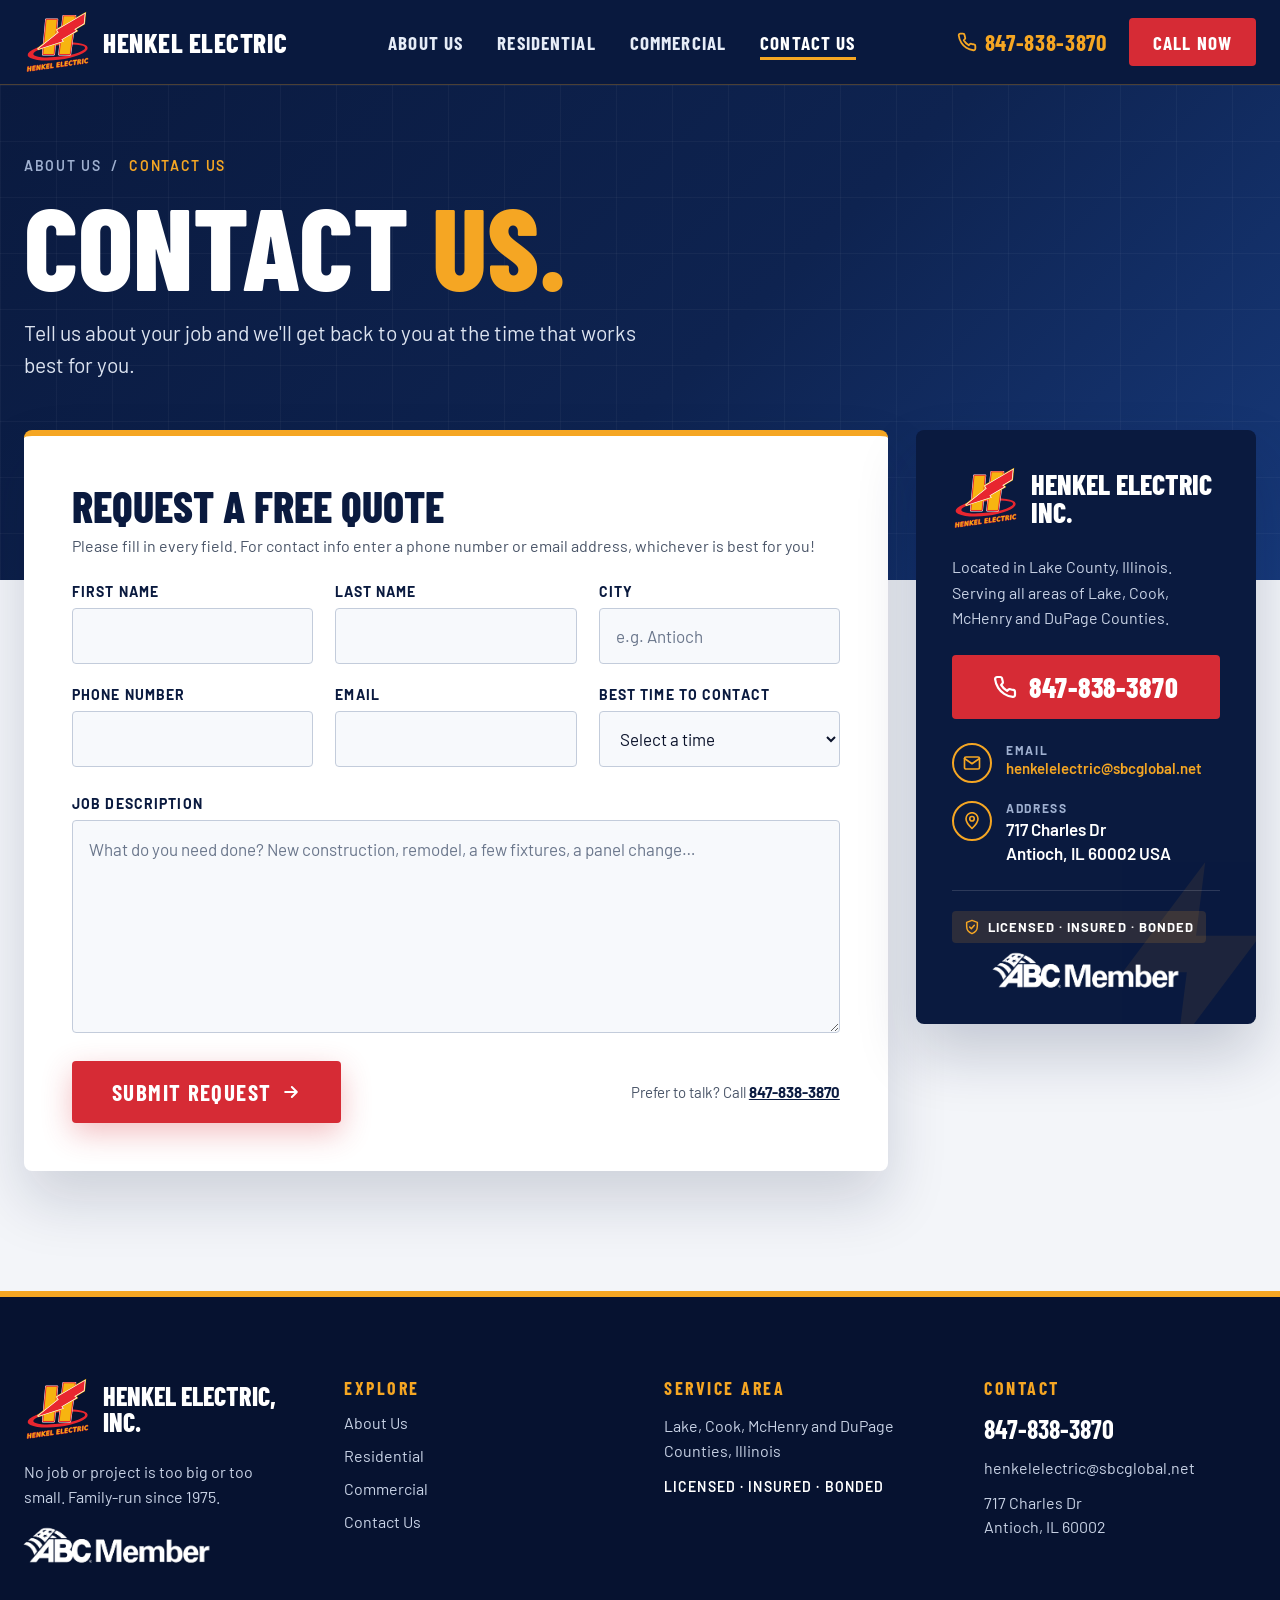
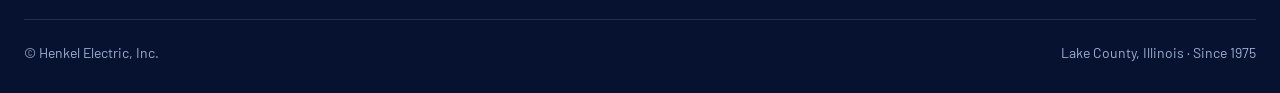
<file: contact.html>
<!DOCTYPE html>
<html lang="en">
<head>
<meta charset="utf-8">
<meta name="viewport" content="width=device-width, initial-scale=1">
<title>Henkel Electric · Contact Us</title>
<meta name="description" content="Contact Henkel Electric for a free quote. Call 847-838-3870 or send a request. Serving Lake, Cook, McHenry and DuPage Counties, Illinois.">
<link rel="icon" href="assets/images/logo.svg" type="image/svg+xml">
<link rel="stylesheet" href="assets/css/styles.css">
</head>
<body>
<svg class="sprite" aria-hidden="true">
  <symbol id="i-bolt" viewBox="0 0 24 24"><path d="M13 2 4 14h7l-1 8 9-12h-7l1-8z"/></symbol>
  <symbol id="i-phone" viewBox="0 0 24 24"><path d="M22 16.9v3a2 2 0 0 1-2.2 2 19.8 19.8 0 0 1-8.6-3.1 19.5 19.5 0 0 1-6-6A19.8 19.8 0 0 1 2.1 4.2 2 2 0 0 1 4.1 2h3a2 2 0 0 1 2 1.7c.1 1 .4 1.9.7 2.8a2 2 0 0 1-.5 2.1L8.1 9.9a16 16 0 0 0 6 6l1.3-1.3a2 2 0 0 1 2.1-.4c.9.3 1.8.6 2.8.7a2 2 0 0 1 1.7 2z"/></symbol>
  <symbol id="i-arrow" viewBox="0 0 24 24"><path d="M5 12h14M13 6l6 6-6 6"/></symbol>
  <symbol id="i-menu" viewBox="0 0 24 24"><path d="M4 7h16M4 12h16M4 17h16"/></symbol>
  <symbol id="i-close" viewBox="0 0 24 24"><path d="M6 6l12 12M18 6 6 18"/></symbol>
</svg>

<header class="site-header">
  <div class="site-header__inner">
    <a class="brand" href="index.html" aria-label="Henkel Electric, Inc. About Us">
      <img class="brand__logo" src="assets/images/logo.svg" alt="" width="67" height="64">
      <span class="brand__text"><span class="brand__name">Henkel Electric</span></span>
    </a>
    <nav class="main-nav" id="main-nav" aria-label="Main">
      <a href="index.html">About Us</a>
      <a href="residential.html">Residential</a>
      <a href="commercial.html">Commercial</a>
      <a href="contact.html" aria-current="page">Contact Us</a>
      <div class="main-nav__cta">
        <a class="btn btn--red btn--56" href="contact.html">Get a Free Quote</a>
        <a class="btn btn--ghost btn--56" href="tel:8478383870"><svg class="ic ic-line" width="20" height="20" aria-hidden="true"><use href="#i-phone"/></svg>847-838-3870</a>
      </div>
    </nav>
    <div class="site-header__actions">
      <a class="site-header__phone link-amber" href="tel:8478383870"><svg class="ic ic-line" width="20" height="20" aria-hidden="true"><use href="#i-phone"/></svg><span class="site-header__phone-text">847-838-3870</span></a>
      <a class="btn btn--red btn--48" href="tel:8478383870">Call Now</a>
      <button class="nav-toggle" type="button" aria-expanded="false" aria-controls="main-nav" aria-label="Open menu"><svg class="ic ic-line ic-thick nav-toggle__open" width="24" height="24" aria-hidden="true"><use href="#i-menu"/></svg><svg class="ic ic-line ic-thick nav-toggle__close" width="24" height="24" aria-hidden="true"><use href="#i-close"/></svg></button>
    </div>
  </div>
</header>

<main>
<section class="contact-hero">
  <div class="bg-grid" aria-hidden="true"></div>
  <div class="contact-hero__copy">
    <nav class="crumbs" aria-label="Breadcrumb"><a href="index.html">About Us</a><span aria-hidden="true">/</span><span class="crumbs__here">Contact Us</span></nav>
    <h1 class="page-title">Contact <span class="amber">us.</span></h1>
    <p class="contact-hero__lead">Tell us about your job and we'll get back to you at the time that works best for you.</p>
  </div>
</section>

<section class="contact">
  <div class="contact__layout">
    <div class="form-card">
      <form class="quote-form" id="quote-form" method="post" novalidate>
        <div class="quote-form__head">
          <h2 class="quote-form__title">Request a free quote</h2>
          <p class="quote-form__sub">Please fill in every field. For contact info enter a phone number or email address, whichever is best for you!</p>
        </div>
        <div class="quote-form__grid">
          <div class="field"><label for="first-name">First Name</label><input id="first-name" name="first_name" type="text" autocomplete="given-name" required></div>
          <div class="field"><label for="last-name">Last Name</label><input id="last-name" name="last_name" type="text" autocomplete="family-name" required></div>
          <div class="field"><label for="city">City</label><input id="city" name="city" type="text" autocomplete="address-level2" placeholder="e.g. Antioch" required></div>
          <div class="field"><label for="phone">Phone Number</label><input id="phone" name="phone" type="tel" autocomplete="tel"></div>
          <div class="field"><label for="email">Email</label><input id="email" name="email" type="email" autocomplete="email"></div>
          <div class="field">
            <label for="best-time">Best Time to Contact</label>
            <select id="best-time" name="best_time" required>
              <option value="">Select a time</option>
              <option>Morning</option>
              <option>Afternoon</option>
              <option>Evening</option>
            </select>
          </div>
        </div>
        <div class="field"><label for="job">Job Description</label><textarea id="job" name="job_description" rows="7" required placeholder="What do you need done? New construction, remodel, a few fixtures, a panel change…"></textarea></div>
        <input class="hp-field" type="checkbox" name="botcheck" tabindex="-1" autocomplete="off" aria-hidden="true">
        <p class="form-error" id="quote-error" role="alert" hidden></p>
        <div class="quote-form__foot">
          <button class="btn btn--red quote-form__submit" type="submit">Submit Request<svg class="ic ic-line ic-thick" width="20" height="20" aria-hidden="true"><use href="#i-arrow"/></svg></button>
          <span class="quote-form__call">Prefer to talk? Call <a href="tel:8478383870">847-838-3870</a></span>
        </div>
      </form>
      <div class="form-sent" id="quote-sent" hidden>
        <span class="form-sent__icon"><svg class="ic ic-line" width="34" height="34" viewBox="0 0 24 24" aria-hidden="true"><path d="M20 6 9 17l-5-5"/></svg></span>
        <h2 class="form-sent__title" tabindex="-1">Thanks! Request received.</h2>
        <p class="form-sent__text">We'll get back to you at the time that works best for you. Need us sooner? Call <a href="tel:8478383870">847-838-3870</a>.</p>
      </div>
    </div>

    <aside class="contact__side">
      <div class="info-card">
        <svg class="info-card__bolt ic-fill" aria-hidden="true"><use href="#i-bolt"/></svg>
        <div class="info-card__brand"><img class="brand__logo" src="assets/images/logo.svg" alt="" width="67" height="64"><span class="info-card__name">Henkel Electric Inc.</span></div>
        <p class="info-card__text">Located in Lake County, Illinois. Serving all areas of Lake, Cook, McHenry and DuPage Counties.</p>
        <a class="btn btn--red info-card__call" href="tel:8478383870"><svg class="ic ic-line" width="24" height="24" aria-hidden="true"><use href="#i-phone"/></svg>847-838-3870</a>
        <div class="info-card__list">
          <div class="info-row">
            <span class="info-row__icon"><svg class="ic ic-line" width="18" height="18" viewBox="0 0 24 24" aria-hidden="true"><rect x="2" y="4" width="20" height="16" rx="2"/><path d="m22 6-10 7L2 6"/></svg></span>
            <div class="info-row__body"><span class="info-row__label">Email</span><a class="info-row__value link-amber" href="mailto:henkelelectric@sbcglobal.net">henkelelectric@sbcglobal.net</a></div>
          </div>
          <div class="info-row">
            <span class="info-row__icon"><svg class="ic ic-line" width="18" height="18" viewBox="0 0 24 24" aria-hidden="true"><path d="M12 22s-8-7.5-8-13a8 8 0 0 1 16 0c0 5.5-8 13-8 13z"/><circle cx="12" cy="9" r="3"/></svg></span>
            <div class="info-row__body"><span class="info-row__label">Address</span><span class="info-row__value">717 Charles Dr<br>Antioch, IL 60002 USA</span></div>
          </div>
        </div>
        <div class="info-card__chips">
          <span class="chip"><svg class="ic ic-line" width="16" height="16" viewBox="0 0 24 24" aria-hidden="true"><path d="M12 2 4 5v6c0 5 3.5 9.5 8 11 4.5-1.5 8-6 8-11V5z"/><path d="m8.5 12 2.5 2.5 4.5-5"/></svg>Licensed · Insured · Bonded</span>
          <span class="chip chip--abc"><img class="abc-badge" src="assets/images/ABCMemberBadge-white.png" alt="Associated Builders and Contractors member" width="1998" height="601"></span>
        </div>
      </div>
      <!--
      <figure class="mini-map" data-placeholder="map">
        <svg class="map-svg" role="img" aria-label="Small stylized map showing Henkel Electric in Antioch, Lake County, with Cook, McHenry and DuPage Counties" viewBox="0 0 520 300">
          <rect width="520" height="300" fill="#08163A"/>
          <path d="M352 0 C356 60 350 120 356 178 C364 220 380 260 392 300 L520 300 L520 0 Z" fill="#17397A"/>
          <path d="M40 30 H205 V230 H40 Z" fill="#132C64" stroke="#F5A623" stroke-opacity=".55" stroke-width="2"/>
          <path d="M205 30 H352 C354 90 352 140 356 196 H205 Z" fill="#F5A623" fill-opacity=".22" stroke="#F5A623" stroke-width="3"/>
          <path d="M205 196 H356 C364 230 380 266 390 300 H205 Z" fill="#132C64" stroke="#F5A623" stroke-opacity=".55" stroke-width="2"/>
          <path d="M110 244 H205 V300 H110 Z" fill="#132C64" stroke="#F5A623" stroke-opacity=".55" stroke-width="2"/>
          <text x="157" y="282" fill="#FFFFFF" font-family="Barlow Condensed, sans-serif" font-weight="800" font-size="20" text-anchor="middle">DUPAGE</text>
          <text x="122" y="140" fill="#FFFFFF" font-family="Barlow Condensed, sans-serif" font-weight="800" font-size="26" text-anchor="middle">MCHENRY</text>
          <text x="290" y="160" fill="#FFFFFF" font-family="Barlow Condensed, sans-serif" font-weight="800" font-size="28" text-anchor="middle">LAKE</text>
          <text x="290" y="262" fill="#FFFFFF" font-family="Barlow Condensed, sans-serif" font-weight="800" font-size="26" text-anchor="middle">COOK</text>
          <path d="M236 88c-12-14-18-22-18-30a18 18 0 0 1 36 0c0 8-6 16-18 30z" fill="#D62B35" stroke="#FFFFFF" stroke-width="2"/>
          <circle cx="236" cy="58" r="6" fill="#FFFFFF"/>
          <text x="262" y="66" fill="#FFFFFF" font-family="Barlow, sans-serif" font-weight="700" font-size="16">Antioch</text>
          <text x="440" y="150" fill="#9FB0D0" font-family="Barlow Condensed, sans-serif" font-weight="700" font-size="15" letter-spacing="2" text-anchor="middle">LAKE MICHIGAN</text>
        </svg>
      </figure>
    -->
    </aside>
  </div>
</section>
</main>

<footer class="site-footer site-footer--rule">
  <div class="site-footer__wrap">
    <div class="site-footer__grid">
      <div class="site-footer__col site-footer__col--brand">
        <div class="site-footer__brand"><img class="brand__logo" src="assets/images/logo.svg" alt="" width="67" height="64"><span class="site-footer__name">Henkel Electric, Inc.</span></div>
        <p class="site-footer__tagline">No job or project is too big or too small. Family-run since 1975.</p>
        <div class="abc"><img class="abc-badge" src="assets/images/ABCMemberBadge-white.png" alt="Associated Builders and Contractors member" width="1998" height="601"></div>
      </div>
      <div class="site-footer__col">
        <span class="site-footer__heading">Explore</span>
        <a href="index.html">About Us</a>
        <a href="residential.html">Residential</a>
        <a href="commercial.html">Commercial</a>
        <a href="contact.html">Contact Us</a>
      </div>
      <div class="site-footer__col">
        <span class="site-footer__heading">Service area</span>
        <span class="site-footer__text">Lake, Cook, McHenry and DuPage Counties, Illinois</span>
        <span class="site-footer__claim">Licensed · Insured · Bonded</span>
      </div>
      <div class="site-footer__col">
        <span class="site-footer__heading">Contact</span>
        <a class="site-footer__phone" href="tel:8478383870">847-838-3870</a>
        <a href="mailto:henkelelectric@sbcglobal.net">henkelelectric@sbcglobal.net</a>
        <span class="site-footer__address">717 Charles Dr<br>Antioch, IL 60002</span>
      </div>
    </div>
    <div class="site-footer__bottom"><span>© Henkel Electric, Inc.</span><span>Lake County, Illinois · Since 1975</span></div>
  </div>
</footer>
<script src="assets/js/contact.js"></script>
<script src="assets/js/nav.js"></script>
</body>
</html>
</file>
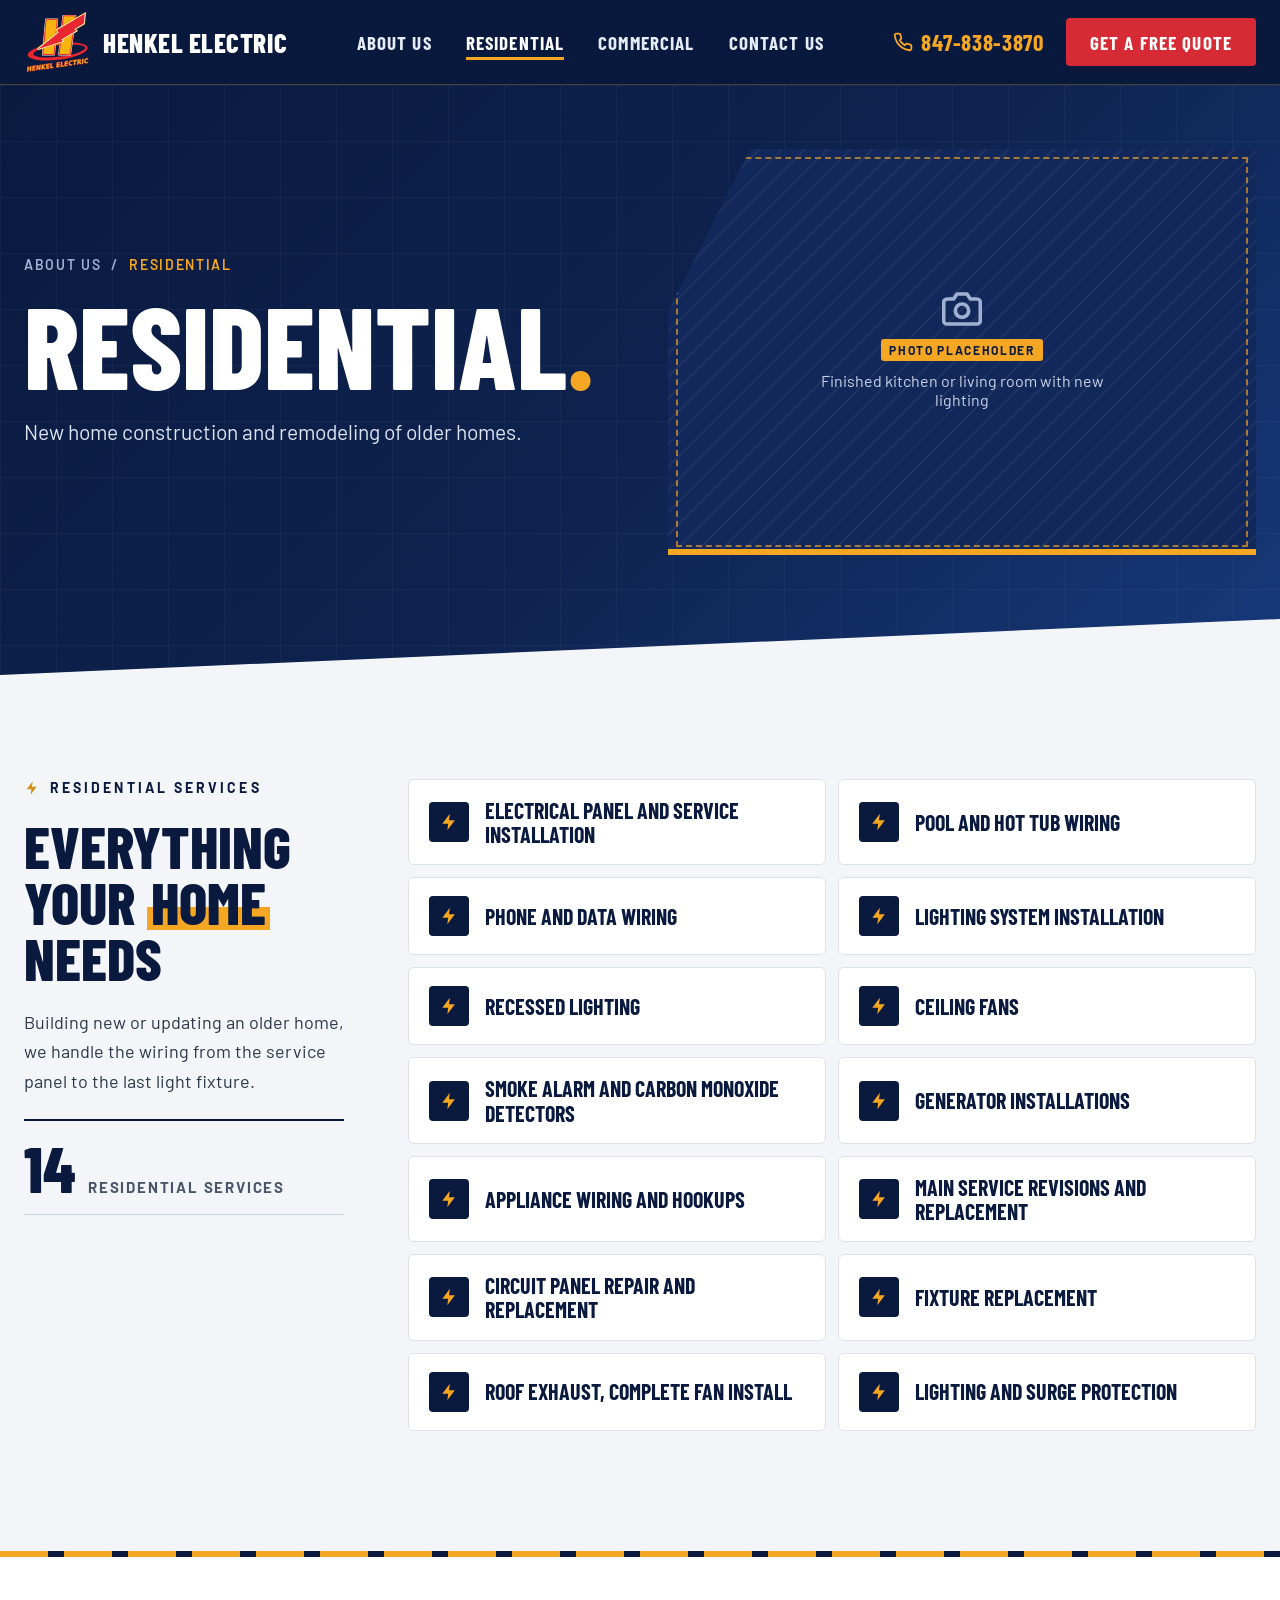
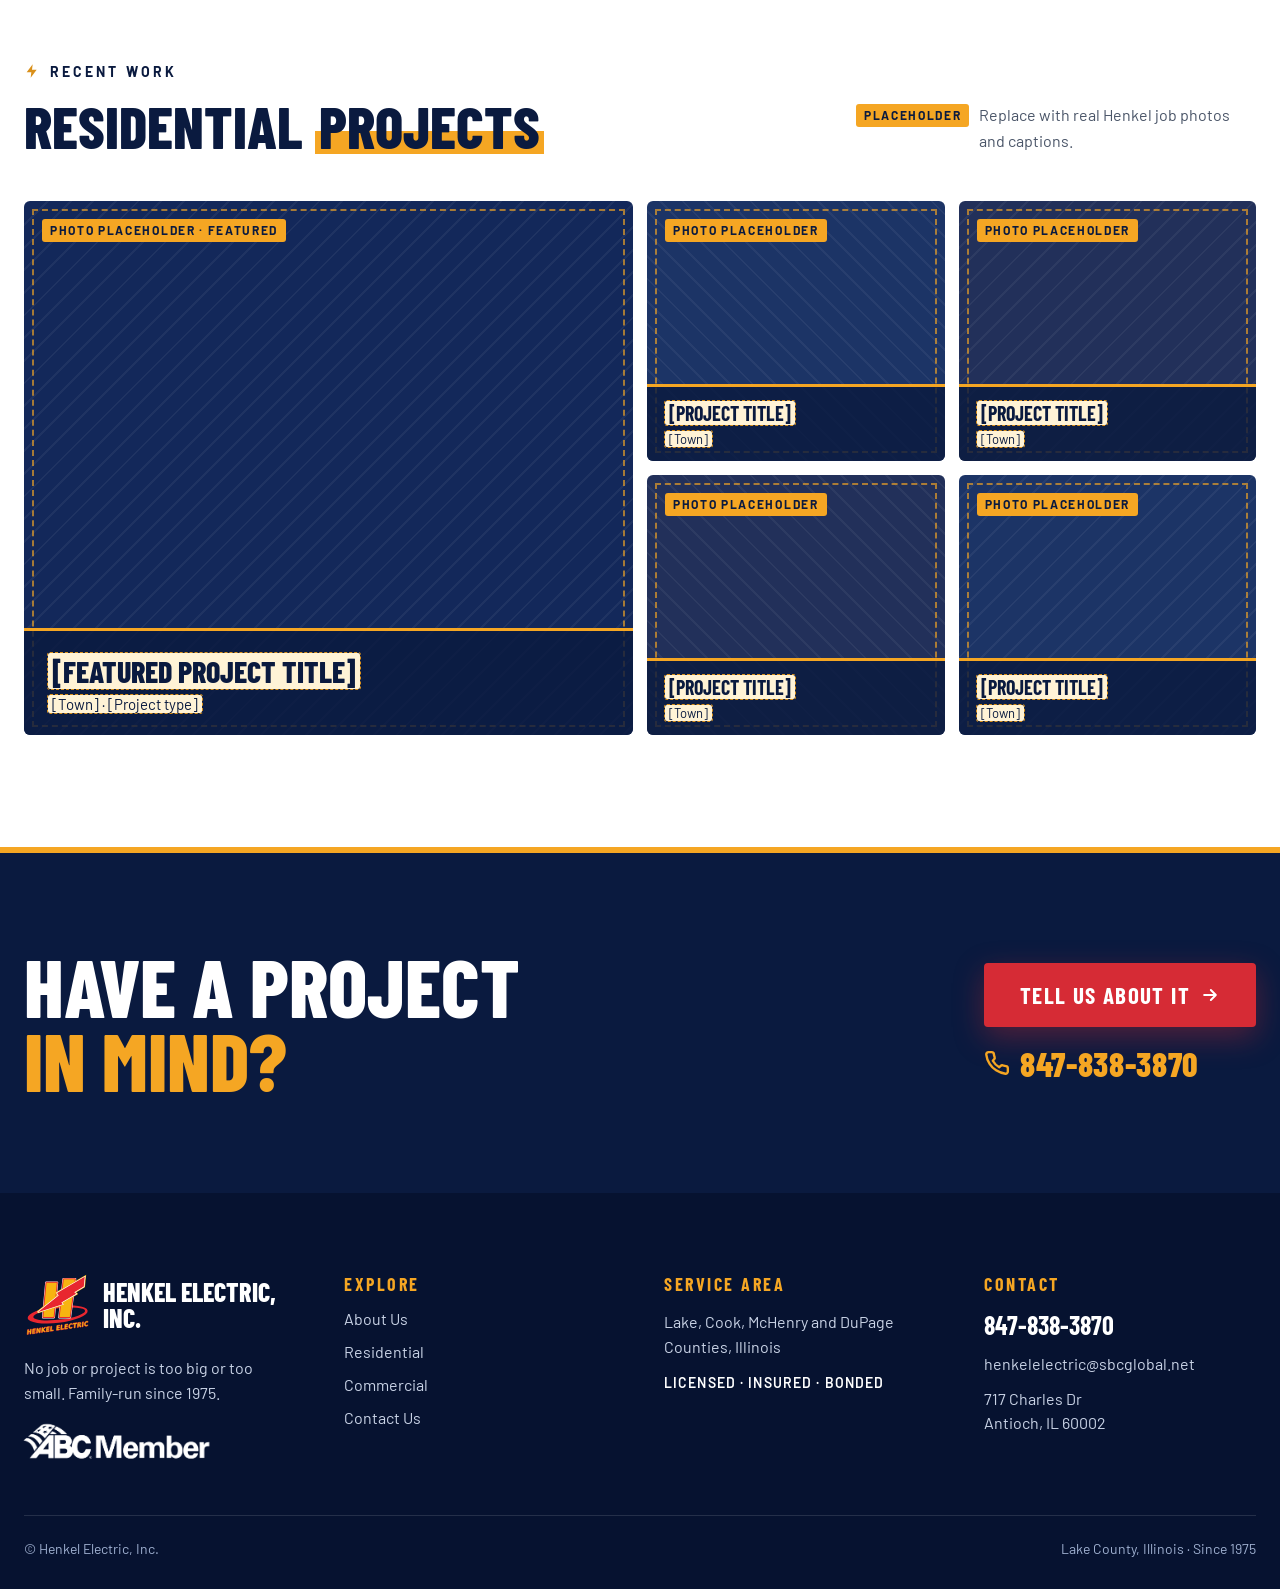
<file: residential.html>
<!DOCTYPE html>
<html lang="en">
<head>
<meta charset="utf-8">
<meta name="viewport" content="width=device-width, initial-scale=1">
<title>Henkel Electric · Residential</title>
<meta name="description" content="Residential electrical services from Henkel Electric: new home construction, remodeling of older homes, panels, lighting, generators and more in northern Illinois.">
<link rel="icon" href="assets/images/logo.svg" type="image/svg+xml">
<link rel="stylesheet" href="assets/css/styles.css">
</head>
<body>
<svg class="sprite" aria-hidden="true">
  <symbol id="i-bolt" viewBox="0 0 24 24"><path d="M13 2 4 14h7l-1 8 9-12h-7l1-8z"/></symbol>
  <symbol id="i-phone" viewBox="0 0 24 24"><path d="M22 16.9v3a2 2 0 0 1-2.2 2 19.8 19.8 0 0 1-8.6-3.1 19.5 19.5 0 0 1-6-6A19.8 19.8 0 0 1 2.1 4.2 2 2 0 0 1 4.1 2h3a2 2 0 0 1 2 1.7c.1 1 .4 1.9.7 2.8a2 2 0 0 1-.5 2.1L8.1 9.9a16 16 0 0 0 6 6l1.3-1.3a2 2 0 0 1 2.1-.4c.9.3 1.8.6 2.8.7a2 2 0 0 1 1.7 2z"/></symbol>
  <symbol id="i-arrow" viewBox="0 0 24 24"><path d="M5 12h14M13 6l6 6-6 6"/></symbol>
  <symbol id="i-menu" viewBox="0 0 24 24"><path d="M4 7h16M4 12h16M4 17h16"/></symbol>
  <symbol id="i-close" viewBox="0 0 24 24"><path d="M6 6l12 12M18 6 6 18"/></symbol>
  <symbol id="i-camera" viewBox="0 0 24 24"><path d="M23 19a2 2 0 0 1-2 2H3a2 2 0 0 1-2-2V8a2 2 0 0 1 2-2h4l2-3h6l2 3h4a2 2 0 0 1 2 2z"/><circle cx="12" cy="13" r="4"/></symbol>
</svg>

<header class="site-header">
  <div class="site-header__inner">
    <a class="brand" href="index.html" aria-label="Henkel Electric, Inc. About Us">
      <img class="brand__logo" src="assets/images/logo.svg" alt="" width="67" height="64">
      <span class="brand__text"><span class="brand__name">Henkel Electric</span></span>
    </a>
    <nav class="main-nav" id="main-nav" aria-label="Main">
      <a href="index.html">About Us</a>
      <a href="residential.html" aria-current="page">Residential</a>
      <a href="commercial.html">Commercial</a>
      <a href="contact.html">Contact Us</a>
      <div class="main-nav__cta">
        <a class="btn btn--red btn--56" href="contact.html">Get a Free Quote</a>
        <a class="btn btn--ghost btn--56" href="tel:8478383870"><svg class="ic ic-line" width="20" height="20" aria-hidden="true"><use href="#i-phone"/></svg>847-838-3870</a>
      </div>
    </nav>
    <div class="site-header__actions">
      <a class="site-header__phone link-amber" href="tel:8478383870"><svg class="ic ic-line" width="20" height="20" aria-hidden="true"><use href="#i-phone"/></svg><span class="site-header__phone-text">847-838-3870</span></a>
      <a class="btn btn--red btn--48" href="contact.html">Get a Free Quote</a>
      <button class="nav-toggle" type="button" aria-expanded="false" aria-controls="main-nav" aria-label="Open menu"><svg class="ic ic-line ic-thick nav-toggle__open" width="24" height="24" aria-hidden="true"><use href="#i-menu"/></svg><svg class="ic ic-line ic-thick nav-toggle__close" width="24" height="24" aria-hidden="true"><use href="#i-close"/></svg></button>
    </div>
  </div>
</header>

<main>
<section class="page-hero">
  <div class="bg-grid" aria-hidden="true"></div>
  <div class="page-hero__grid">
    <div class="page-hero__copy">
      <nav class="crumbs" aria-label="Breadcrumb"><a href="index.html">About Us</a><span aria-hidden="true">/</span><span class="crumbs__here">Residential</span></nav>
      <h1 class="page-title">Residential<span class="amber">.</span></h1>
      <p class="page-hero__lead">New home construction and remodeling of older homes.</p>
     
    </div>
    <div class="page-hero__photo ph-photo" role="img" aria-label="Photo placeholder: finished home kitchen or living room with new lighting" data-placeholder="photo">
      <div class="ph-photo__inner">
        <svg class="ic ic-line" width="40" height="40" aria-hidden="true"><use href="#i-camera"/></svg>
        <span class="ph-tag">Photo placeholder</span>
        <span class="ph-photo__desc">Finished kitchen or living room with new lighting</span>
      </div>
    </div>
  </div>
</section>

<section class="res-services">
  <div class="svc-layout">
    <div class="svc-layout__side">
      <div class="eyebrow"><svg class="ic ic-fill" width="16" height="16" aria-hidden="true"><use href="#i-bolt"/></svg>Residential services</div>
      <h2 class="heading heading--lg">Everything your <span class="mark">home</span> needs</h2>
      <p>Building new or updating an older home, we handle the wiring from the service panel to the last light fixture.</p>
      <div class="res-count"><span class="res-count__value">14</span><span class="res-count__label">Residential services</span></div>
      
    </div>
    <ul class="res-list">
      <li><span class="res-list__icon"><svg class="ic ic-fill" width="20" height="20" aria-hidden="true"><use href="#i-bolt"/></svg></span>Electrical Panel and Service Installation</li>
      <li><span class="res-list__icon"><svg class="ic ic-fill" width="20" height="20" aria-hidden="true"><use href="#i-bolt"/></svg></span>Pool and Hot Tub Wiring</li>
      <li><span class="res-list__icon"><svg class="ic ic-fill" width="20" height="20" aria-hidden="true"><use href="#i-bolt"/></svg></span>Phone and Data Wiring</li>
      <li><span class="res-list__icon"><svg class="ic ic-fill" width="20" height="20" aria-hidden="true"><use href="#i-bolt"/></svg></span>Lighting System Installation</li>
      <li><span class="res-list__icon"><svg class="ic ic-fill" width="20" height="20" aria-hidden="true"><use href="#i-bolt"/></svg></span>Recessed Lighting</li>
      <li><span class="res-list__icon"><svg class="ic ic-fill" width="20" height="20" aria-hidden="true"><use href="#i-bolt"/></svg></span>Ceiling Fans</li>
      <li><span class="res-list__icon"><svg class="ic ic-fill" width="20" height="20" aria-hidden="true"><use href="#i-bolt"/></svg></span>Smoke Alarm and Carbon Monoxide Detectors</li>
      <li><span class="res-list__icon"><svg class="ic ic-fill" width="20" height="20" aria-hidden="true"><use href="#i-bolt"/></svg></span>Generator Installations</li>
      <li><span class="res-list__icon"><svg class="ic ic-fill" width="20" height="20" aria-hidden="true"><use href="#i-bolt"/></svg></span>Appliance Wiring and Hookups</li>
      <li><span class="res-list__icon"><svg class="ic ic-fill" width="20" height="20" aria-hidden="true"><use href="#i-bolt"/></svg></span>Main Service Revisions and Replacement</li>
      <li><span class="res-list__icon"><svg class="ic ic-fill" width="20" height="20" aria-hidden="true"><use href="#i-bolt"/></svg></span>Circuit Panel Repair and Replacement</li>
      <li><span class="res-list__icon"><svg class="ic ic-fill" width="20" height="20" aria-hidden="true"><use href="#i-bolt"/></svg></span>Fixture Replacement</li>
      <li><span class="res-list__icon"><svg class="ic ic-fill" width="20" height="20" aria-hidden="true"><use href="#i-bolt"/></svg></span>Roof Exhaust, Complete Fan Install</li>
      <li><span class="res-list__icon"><svg class="ic ic-fill" width="20" height="20" aria-hidden="true"><use href="#i-bolt"/></svg></span>Lighting and Surge Protection</li>
    </ul>
  </div>
</section>

<section class="gallery">
  <div class="stripe" aria-hidden="true"></div>
  <div class="gallery__wrap">
    <div class="gallery__head">
      <div class="gallery__title">
        <div class="eyebrow"><svg class="ic ic-fill" width="16" height="16" aria-hidden="true"><use href="#i-bolt"/></svg>Recent work</div>
        <h2 class="heading heading--lg">Residential <span class="mark">projects</span></h2>
      </div>
      <p class="ph-note"><span class="ph-tag">Placeholder</span><span>Replace with real Henkel job photos and captions.</span></p>
    </div>
    <div class="gallery__grid gallery__grid--res">
      <figure class="tile tile--feature ph-photo" data-placeholder="project">
        <span class="tile__label ph-tag">Photo placeholder · Featured</span>
        <figcaption class="tile__cap"><span class="tile__name ph-text">[Featured project title]</span><span class="tile__meta ph-text">[Town] · [Project type]</span></figcaption>
      </figure>
      <figure class="tile ph-photo ph-photo--a ph-photo--45" data-placeholder="project">
        <span class="tile__label ph-tag">Photo placeholder</span>
        <figcaption class="tile__cap"><span class="tile__name ph-text">[Project title]</span><span class="tile__meta ph-text">[Town]</span></figcaption>
      </figure>
      <figure class="tile ph-photo ph-photo--b" data-placeholder="project">
        <span class="tile__label ph-tag">Photo placeholder</span>
        <figcaption class="tile__cap"><span class="tile__name ph-text">[Project title]</span><span class="tile__meta ph-text">[Town]</span></figcaption>
      </figure>
      <figure class="tile ph-photo ph-photo--b ph-photo--45" data-placeholder="project">
        <span class="tile__label ph-tag">Photo placeholder</span>
        <figcaption class="tile__cap"><span class="tile__name ph-text">[Project title]</span><span class="tile__meta ph-text">[Town]</span></figcaption>
      </figure>
      <figure class="tile ph-photo ph-photo--a" data-placeholder="project">
        <span class="tile__label ph-tag">Photo placeholder</span>
        <figcaption class="tile__cap"><span class="tile__name ph-text">[Project title]</span><span class="tile__meta ph-text">[Town]</span></figcaption>
      </figure>
    </div>
  </div>
</section>

<section class="cta">
  <div class="cta__inner">
    <div class="cta__copy">
      <h2 class="cta__title">Have a project <span class="amber"><br>in mind?</span></h2>
    </div>
    <div class="cta__actions">
      <a class="btn btn--red btn--64 btn--glow" href="contact.html">Tell us about it<svg class="ic ic-line ic-thick" width="20" height="20" aria-hidden="true"><use href="#i-arrow"/></svg></a>
      <a class="cta__phone link-amber" href="tel:8478383870"><svg class="ic ic-line" width="26" height="26" aria-hidden="true"><use href="#i-phone"/></svg>847-838-3870</a>
    </div>
  </div>
</section>
</main>

<footer class="site-footer">
  <div class="site-footer__wrap">
    <div class="site-footer__grid">
      <div class="site-footer__col site-footer__col--brand">
        <div class="site-footer__brand"><img class="brand__logo" src="assets/images/logo.svg" alt="" width="67" height="64"><span class="site-footer__name">Henkel Electric, Inc.</span></div>
        <p class="site-footer__tagline">No job or project is too big or too small. Family-run since 1975.</p>
        <div class="abc"><img class="abc-badge" src="assets/images/ABCMemberBadge-white.png" alt="Associated Builders and Contractors member" width="1998" height="601"></div>
      </div>
      <div class="site-footer__col">
        <span class="site-footer__heading">Explore</span>
        <a href="index.html">About Us</a>
        <a href="residential.html">Residential</a>
        <a href="commercial.html">Commercial</a>
        <a href="contact.html">Contact Us</a>
      </div>
      <div class="site-footer__col">
        <span class="site-footer__heading">Service area</span>
        <span class="site-footer__text">Lake, Cook, McHenry and DuPage Counties, Illinois</span>
        <span class="site-footer__claim">Licensed · Insured · Bonded</span>
      </div>
      <div class="site-footer__col">
        <span class="site-footer__heading">Contact</span>
        <a class="site-footer__phone" href="tel:8478383870">847-838-3870</a>
        <a href="mailto:henkelelectric@sbcglobal.net">henkelelectric@sbcglobal.net</a>
        <span class="site-footer__address">717 Charles Dr<br>Antioch, IL 60002</span>
      </div>
    </div>
    <div class="site-footer__bottom"><span>© Henkel Electric, Inc.</span><span>Lake County, Illinois · Since 1975</span></div>
  </div>
</footer>
<script src="assets/js/nav.js"></script>
</body>
</html>
</file>
<file: assets/css/styles.css>
/* Henkel Electric, Inc. - site styles
   Desktop first; the "Responsive" section near the end adapts it for tablets and phones. */

@font-face { font-family: "Barlow"; font-weight: 400; font-display: swap; src: url("../fonts/barlow-400.woff2") format("woff2"); }
@font-face { font-family: "Barlow"; font-weight: 600; font-display: swap; src: url("../fonts/barlow-600.woff2") format("woff2"); }
@font-face { font-family: "Barlow"; font-weight: 700; font-display: swap; src: url("../fonts/barlow-700.woff2") format("woff2"); }
@font-face { font-family: "Barlow Condensed"; font-weight: 700; font-display: swap; src: url("../fonts/barlow-condensed-700.woff2") format("woff2"); }
@font-face { font-family: "Barlow Condensed"; font-weight: 800; font-display: swap; src: url("../fonts/barlow-condensed-800.woff2") format("woff2"); }

:root {
  --navy: #0A1A3F;
  --navy-mid: #0E2350;
  --navy-light: #17397A;
  --navy-deep: #061230;
  --amber: #F5A623;
  --amber-dark: #D9901A;
  --red: #D62B35;
  --red-dark: #B81F29;
  --ink: #0B132B;
  --text: #2D3748;
  --muted: #4A5568;
  --on-dark: #C9D3E6;
  --on-dark-soft: #DCE3F0;
  --on-dark-muted: #9FB0D0;
  --line: #DCE2EC;
  --line-soft: #CBD3E1;
  --surface: #F3F5F9;
  --condensed: "Barlow Condensed", sans-serif;
  --grid-lines: linear-gradient(rgba(255,255,255,.035) 1px, transparent 1px), linear-gradient(90deg, rgba(255,255,255,.035) 1px, transparent 1px);
}

body {
  margin: 0;
  background: var(--navy-deep);
  color: var(--ink);
  font-family: Barlow, "Inter", system-ui, sans-serif;
}
main { display: block; background: var(--surface); }
h1, h2, h3, p, figure { margin: 0; }
[hidden] { display: none !important; }
a { color: var(--navy); }
a:hover { color: var(--red); }
.sprite { position: absolute; width: 0; height: 0; overflow: hidden; }
.container { max-width: 1280px; margin: 0 auto; }

/* Icons */
.ic { display: block; flex: none; }
.ic-fill { fill: currentColor; }
.ic-line { fill: none; stroke: currentColor; stroke-width: 2.2; stroke-linecap: round; stroke-linejoin: round; }
.ic-thick { stroke-width: 2.4; }
.ic-thin { stroke-width: 1.8; }

/* Type */
.heading {
  font-family: var(--condensed);
  font-weight: 800;
  text-transform: uppercase;
  color: var(--navy);
}
.heading--xl { font-size: clamp(44px, 5vw, 72px); line-height: .95; }
.heading--lg { font-size: clamp(44px, 4.6vw, 66px); line-height: .95; }
.heading--md { font-size: clamp(44px, 4.4vw, 64px); line-height: .95; }
.heading--light { color: #FFFFFF; }
.page-title {
  font-family: var(--condensed);
  font-weight: 800;
  font-size: clamp(64px, 9vw, 136px);
  line-height: .86;
  text-transform: uppercase;
}
.amber { color: var(--amber); }
.mark {
  padding: 0 4px;
  background: linear-gradient(transparent 58%, var(--amber) 58%, var(--amber) 90%, transparent 90%);
}
.eyebrow {
  display: flex;
  align-items: center;
  gap: 10px;
  color: var(--navy);
  font-size: 14px;
  font-weight: 700;
  letter-spacing: .22em;
  text-transform: uppercase;
}
.eyebrow .ic { color: var(--amber-dark); }
.eyebrow--light { color: var(--amber); }
.eyebrow--light .ic { color: var(--amber); }

/* Buttons and links */
.btn {
  display: inline-flex;
  align-items: center;
  gap: 10px;
  border-radius: 4px;
  font-family: var(--condensed);
  font-weight: 700;
  letter-spacing: .06em;
  text-decoration: none;
  text-transform: uppercase;
  transition: transform .2s, box-shadow .2s, background-color .2s;
}
.btn:hover { transform: translateY(-2px); }
.btn:active { transform: scale(.97); transition: transform 100ms ease-out; }
.btn--red { background: var(--red); color: #FFFFFF; }
.btn--red:hover { background: var(--red-dark); color: #FFFFFF; }
.btn--ghost { border: 2px solid var(--amber); background: transparent; color: #FFFFFF; }
.btn--ghost:hover { background: rgba(245,166,35,.14); color: #FFFFFF; }
.btn--ghost .ic { color: var(--amber); }
.btn--navy { background: var(--navy); color: #FFFFFF; }
.btn--navy:hover { background: var(--navy-light); color: #FFFFFF; }
.btn--glow { box-shadow: 0 10px 30px rgba(214,43,53,.35); }
.btn--48 { height: 48px; padding: 0 24px; font-size: 19px; }
.btn--52 { height: 52px; padding: 0 24px; font-size: 19px; }
.btn--54 { height: 54px; padding: 0 26px; font-size: 20px; }
.btn--56 { height: 56px; padding: 0 28px; font-size: 20px; }
.btn--58 { height: 58px; padding: 0 30px; font-size: 21px; }
.btn--58.btn--ghost { padding: 0 26px; }
.btn--60 { height: 60px; padding: 0 32px; font-size: 22px; }
.btn--60.btn--ghost { padding: 0 28px; }
.btn--64 { height: 64px; padding: 0 36px; font-size: 23px; }
.link-amber { color: var(--amber); text-decoration: none; }
.link-amber:hover { color: #FFFFFF; }
.crumbs {
  display: flex;
  gap: 10px;
  color: var(--on-dark-muted);
  font-size: 14px;
  font-weight: 600;
  letter-spacing: .12em;
  text-transform: uppercase;
}
.crumbs a { color: inherit; text-decoration: none; }
.crumbs a:hover { color: var(--amber); }
.crumbs__here { color: var(--amber); }
.crumbs--bright { color: var(--on-dark); }

/* ---------- Placeholders: everything that still needs real content ---------- */
.ph-tag {
  display: inline-block;
  padding: 4px 8px;
  border-radius: 3px;
  background: var(--amber);
  color: var(--navy);
  font-family: Barlow, sans-serif;
  font-size: 12px;
  font-weight: 700;
  line-height: 1.2;
  letter-spacing: .14em;
  text-transform: uppercase;
}
.ph-text.ph-text { /* doubled so it stays legible over any component's text color */
  padding: 0 4px;
  border-radius: 2px;
  background: #FFF3D6;
  color: var(--navy);
  outline: 1.5px dashed var(--amber-dark);
}
.ph-note {
  display: flex;
  align-items: flex-start;
  gap: 10px;
  max-width: 400px;
  color: var(--muted);
  font-size: 16px;
  line-height: 1.6;
}
.ph-note .ph-tag { flex: none; margin-top: 2px; }
.ph-note--light { color: var(--on-dark-muted); font-size: 13px; }
figcaption.ph-note { max-width: none; align-items: center; font-size: 13px; line-height: 1.4; }
.ph-photo {
  background-color: #13285A;
  background-image: repeating-linear-gradient(135deg, rgba(255,255,255,.05) 0 2px, transparent 2px 16px);
  outline: 2px dashed rgba(245,166,35,.65);
  outline-offset: -10px;
}
.ph-photo--a { background-color: #1C3466; }
.ph-photo--b { background-color: #22305A; }
.ph-photo--45 { background-image: repeating-linear-gradient(45deg, rgba(255,255,255,.05) 0 2px, transparent 2px 16px); }
.ph-photo__inner {
  display: flex;
  flex-direction: column;
  align-items: center;
  gap: 10px;
  padding: 24px;
  color: var(--on-dark-muted);
  text-align: center;
}
.ph-photo__desc { max-width: 300px; color: var(--on-dark); font-size: 16px; }

/* ---------- Header ---------- */
.site-header {
  position: sticky;
  top: 0;
  z-index: 50;
  background: rgba(10,26,63,.97);
  border-bottom: 1px solid rgba(245,166,35,.28);
}
.site-header__inner {
  display: flex;
  align-items: center;
  justify-content: space-between;
  gap: 24px;
  max-width: 1280px;
  height: 84px;
  margin: 0 auto;
  padding: 0 24px;
}
.brand { display: flex; align-items: center; gap: 12px; text-decoration: none; }
.brand__logo { display: block; flex: none; width: 67px; height: 64px; }
.brand__text { display: flex; flex-direction: column; line-height: 1; }
.brand__name {
  color: #FFFFFF;
  font-family: var(--condensed);
  font-size: 27px;
  font-weight: 800;
  letter-spacing: .02em;
  text-transform: uppercase;
}

.main-nav {
  display: flex;
  align-items: center;
  gap: 34px;
  font-family: var(--condensed);
  font-size: 19px;
  font-weight: 700;
  letter-spacing: .06em;
  text-transform: uppercase;
}
.main-nav > a {
  padding: 6px 0;
  background: linear-gradient(var(--amber), var(--amber)) left 100% / 0 3px no-repeat;
  color: #E6ECF7;
  text-decoration: none;
  transition: background-size .3s, color .2s;
}
.main-nav > a:hover, .main-nav > a[aria-current="page"] { background-size: 100% 3px; color: #FFFFFF; }
.main-nav__cta { display: none; } /* shown inside the mobile menu only */
.site-header__actions { display: flex; align-items: center; gap: 22px; }
.nav-toggle {
  display: none;
  align-items: center;
  justify-content: center;
  width: 44px;
  height: 44px;
  padding: 0;
  border: 0;
  border-radius: 4px;
  background: var(--amber);
  color: var(--navy);
  cursor: pointer;
}
.nav-toggle:focus-visible, .site-header__phone:focus-visible { outline: 3px solid #FFFFFF; outline-offset: 2px; }
.nav-toggle__close { display: none; }
.nav-open .nav-toggle__open { display: none; }
.nav-open .nav-toggle__close { display: block; }
.site-header__phone {
  display: flex;
  align-items: center;
  gap: 8px;
  font-family: var(--condensed);
  font-size: 23px;
  font-weight: 700;
  letter-spacing: .03em;
}

/* ---------- Home: hero ---------- */
.hero {
  position: relative;
  overflow: hidden;
  background: linear-gradient(135deg, var(--navy) 0%, var(--navy-mid) 55%, var(--navy-light) 100%);
  color: #FFFFFF;
  clip-path: polygon(0 0, 100% 0, 100% calc(100% - 72px), 0 100%);
}
.bg-grid { position: absolute; inset: 0; background-image: var(--grid-lines); background-size: 56px 56px; }
.hero__glow {
  position: absolute;
  top: 4%;
  right: -8%;
  width: 820px;
  height: 820px;
  border-radius: 50%;
  background: radial-gradient(circle, rgba(245,166,35,.30), rgba(245,166,35,0) 62%);
}
.hero__circuit { position: absolute; bottom: 60px; left: -40px; opacity: .22; }
.hero__grid {
  position: relative;
  display: grid;
  grid-template-columns: repeat(auto-fit, minmax(min(100%, 500px), 1fr));
  gap: 64px;
  align-items: center;
  max-width: 1280px;
  margin: 0 auto;
  padding: 64px 24px 168px;
}
.hero__copy { display: flex; flex-direction: column; gap: 28px; min-width: 0; }
.hero__eyebrow { color: var(--amber); font-size: 15px; font-weight: 600; }
.hero__title {
  font-family: var(--condensed);
  font-size: clamp(56px, 7.4vw, 112px);
  font-weight: 800;
  line-height: .9;
  letter-spacing: -.005em;
  text-transform: uppercase;
}
.hero__lead { max-width: 540px; color: var(--on-dark); font-size: 20px; line-height: 1.55; }
.btn-row { display: flex; flex-wrap: wrap; gap: 14px; }
.hero__copy .btn-row { margin-top: 8px; }
.hero__media { position: relative; min-width: 0; }
.hero__ring { position: absolute; top: -14%; left: -12%; width: 124%; height: 128%; pointer-events: none; }
.hero__photo {
  position: relative;
  display: flex;
  align-items: center;
  justify-content: center;
  height: 560px;
  border-bottom: 6px solid var(--amber);
  clip-path: polygon(16% 0, 100% 0, 100% 100%, 0 100%, 0 38%);
}
.hero__badge {
  position: absolute;
  bottom: -36px;
  left: -24px;
  display: flex;
  align-items: center;
  gap: 16px;
  padding: 18px 22px;
  border-radius: 6px;
  background: #FFFFFF;
  box-shadow: 0 24px 48px rgba(0,0,0,.35);
  color: var(--navy);
}
.hero__badge-icon {
  display: flex;
  align-items: center;
  justify-content: center;
  width: 52px;
  height: 52px;
  border-radius: 50%;
  background: var(--navy);
  color: var(--amber);
}
.hero__badge-text { display: flex; flex-direction: column; line-height: 1.1; }
.hero__badge-title { font-family: var(--condensed); font-size: 26px; font-weight: 800; text-transform: uppercase; }
.hero__badge-sub { color: var(--muted); font-size: 14px; font-weight: 600; }

/* ---------- Home: trust bar ---------- */
.trust { margin-top: -72px; padding: 104px 24px 64px; background: var(--navy-deep); color: #FFFFFF; }
.trust__grid { display: grid; grid-template-columns: repeat(auto-fit, minmax(220px, 1fr)); max-width: 1280px; margin: 0 auto; }
.trust__item {
  display: flex;
  flex-direction: column;
  align-items: flex-start;
  gap: 8px;
  padding: 12px 28px;
  border-left: 1px solid rgba(255,255,255,.14);
}
.trust__item:first-child { border-left: 3px solid var(--amber); }
.trust__stat { color: var(--amber); font-family: var(--condensed); font-size: 76px; font-weight: 800; line-height: .9; }
.trust__icon { color: var(--amber); stroke-width: 1.6; }
.trust__label { font-family: var(--condensed); font-size: 22px; font-weight: 700; letter-spacing: .04em; text-transform: uppercase; }
.trust__note { color: var(--on-dark-muted); font-size: 15px; }

/* ---------- Home: about ---------- */
.about { padding: 128px 24px; background: var(--surface); }
.about__grid {
  display: grid;
  grid-template-columns: repeat(auto-fit, minmax(min(100%, 480px), 1fr));
  gap: 80px;
  align-items: center;
  max-width: 1280px;
  margin: 0 auto;
}
.about__media { position: relative; min-width: 0; padding: 0 0 28px 28px; }
.about__accent { position: absolute; bottom: 0; left: 0; width: 70%; height: 70%; border-radius: 4px; background: var(--amber); }
.about__photo { position: relative; display: block; box-sizing: border-box; width: 100%; height: 600px; border: 4px solid var(--navy); border-radius: 4px; object-fit: cover; object-position: 50% 15%; }
.about__seal {
  position: absolute;
  top: 40px;
  right: -20px;
  display: flex;
  flex-direction: column;
  align-items: center;
  justify-content: center;
  width: 150px;
  height: 150px;
  border-radius: 50%;
  background: var(--navy);
  box-shadow: 0 0 0 8px var(--surface), 0 0 0 10px var(--amber);
  color: #FFFFFF;
}
.about__seal-year { color: var(--amber); font-family: var(--condensed); font-size: 46px; font-weight: 800; line-height: .9; }
.about__seal-label { margin-top: 4px; font-size: 12px; font-weight: 700; letter-spacing: .18em; text-transform: uppercase; }
.about__copy { display: flex; flex-direction: column; gap: 24px; min-width: 0; }
.about__copy p { color: var(--text); font-size: 19px; line-height: 1.65; }
.facts { display: grid; grid-template-columns: repeat(3, minmax(0, 1fr)); margin-top: 12px; border-top: 2px solid var(--navy); }
.facts__item { display: flex; flex-direction: column; gap: 4px; padding: 18px 16px 0; border-left: 1px solid var(--line-soft); }
.facts__item:first-child { padding-left: 0; border-left: 0; }
.facts__value { color: var(--navy); font-family: var(--condensed); font-size: 40px; font-weight: 800; line-height: 1; }
.facts__label { color: var(--muted); font-size: 14px; font-weight: 600; letter-spacing: .08em; text-transform: uppercase; }

/* ---------- Home: services ---------- */
.section-white { position: relative; padding: 128px 24px; background: #FFFFFF; }
.stripe { position: absolute; top: 0; right: 0; left: 0; height: 6px; background: repeating-linear-gradient(90deg, var(--amber) 0 48px, var(--navy) 48px 64px); }
.services__wrap { display: flex; flex-direction: column; gap: 56px; max-width: 1280px; margin: 0 auto; }
.section-head { display: flex; flex-wrap: wrap; align-items: flex-end; justify-content: space-between; gap: 24px; }
.section-head__title { display: flex; flex-direction: column; gap: 20px; max-width: 760px; }
.section-head__text { max-width: 380px; color: var(--muted); font-size: 18px; line-height: 1.6; }
.svc-grid { display: grid; grid-template-columns: repeat(auto-fill, minmax(260px, 1fr)); gap: 20px; }
.lift { transition: transform .25s, box-shadow .25s; }
.lift:hover { transform: translateY(-6px); box-shadow: 0 20px 44px rgba(10,26,63,.16); }
.lift:active { transform: scale(.985); transition: transform 100ms ease-out; }
.svc-card {
  position: relative;
  display: flex;
  flex-direction: column;
  gap: 28px;
  min-height: 230px;
  padding: 32px 28px;
  border: 1px solid var(--line);
  border-radius: 8px;
  background: #FFFFFF;
}
.svc-card__icon {
  display: flex;
  align-items: center;
  justify-content: center;
  width: 64px;
  height: 64px;
  border-radius: 50%;
  background: var(--navy);
  box-shadow: 0 0 0 6px #FFFFFF, 0 0 0 8px var(--amber);
  color: var(--amber);
}
.svc-card__title { margin-top: auto; color: var(--navy); font-family: var(--condensed); font-size: 27px; font-weight: 700; line-height: 1.05; text-transform: uppercase; }
.svc-cta {
  position: relative;
  display: flex;
  flex-direction: column;
  justify-content: space-between;
  gap: 20px;
  min-height: 230px;
  overflow: hidden;
  padding: 32px 28px;
  border-radius: 8px;
  background: var(--navy);
  color: #FFFFFF;
  text-decoration: none;
}
.svc-cta:hover { color: #FFFFFF; }
.svc-cta__bolt { position: absolute; right: -40px; bottom: -40px; color: var(--amber); opacity: .16; }
.svc-cta__title { font-family: var(--condensed); font-size: 30px; font-weight: 800; line-height: 1; text-transform: uppercase; }
.svc-cta__text { color: var(--on-dark); font-size: 16px; line-height: 1.5; }
.go {
  display: inline-flex;
  align-items: center;
  gap: 8px;
  color: var(--amber);
  font-family: var(--condensed);
  font-size: 20px;
  font-weight: 700;
  letter-spacing: .06em;
  text-transform: uppercase;
}

/* ---------- Home: residential / commercial split ---------- */
.split { padding: 120px 24px; background: var(--surface); }
.split__grid { position: relative; display: grid; grid-template-columns: repeat(auto-fit, minmax(min(100%, 440px), 1fr)); gap: 24px; max-width: 1280px; margin: 0 auto; }
.split__card { position: relative; display: flex; align-items: flex-end; height: 560px; overflow: hidden; border-radius: 8px; color: #FFFFFF; text-decoration: none; transition: transform .2s; }
.split__card:hover { color: #FFFFFF; }
.split__card:active { transform: scale(.985); transition: transform 100ms ease-out; }
.split__photo { position: absolute; inset: 0; display: flex; align-items: flex-start; justify-content: center; padding-top: 120px; transition: transform .6s; }
.split__card:hover .split__photo { transform: scale(1.04); }
.split__shade { position: absolute; inset: 0; background: linear-gradient(180deg, rgba(10,26,63,.05) 20%, rgba(10,26,63,.92) 78%); }
.split__body { position: relative; display: flex; flex-direction: column; align-items: flex-start; gap: 14px; padding: 44px; }
.split__kicker { color: var(--amber); font-size: 14px; font-weight: 700; letter-spacing: .22em; text-transform: uppercase; }
.split__title { font-family: var(--condensed); font-size: clamp(52px, 5.5vw, 80px); font-weight: 800; line-height: .9; text-transform: uppercase; }
.split__text { max-width: 440px; color: var(--on-dark-soft); font-size: 19px; line-height: 1.5; }
.split__body .go { margin-top: 8px; font-size: 21px; }
.split__bolt {
  position: absolute;
  top: 50%;
  left: 50%;
  display: flex;
  align-items: center;
  justify-content: center;
  width: 88px;
  height: 88px;
  border-radius: 50%;
  background: var(--amber);
  box-shadow: 0 0 0 10px var(--surface);
  color: var(--navy);
  transform: translate(-50%, -50%);
}

/* ---------- Home: service area ---------- */
.area { position: relative; overflow: hidden; padding: 128px 24px; background: linear-gradient(160deg, var(--navy) 0%, var(--navy-mid) 100%); color: #FFFFFF; }
.area__grid { position: relative; display: grid; grid-template-columns: repeat(auto-fit, minmax(min(100%, 480px), 1fr)); gap: 72px; align-items: center; max-width: 1280px; margin: 0 auto; }
.area__map { display: flex; flex-direction: column; gap: 14px; min-width: 0; }
.map-svg { display: block; width: 100%; height: auto; }
.area__copy { display: flex; flex-direction: column; gap: 26px; min-width: 0; }
.area__copy > p { color: var(--on-dark); font-size: 19px; line-height: 1.6; }
.counties { display: flex; flex-direction: column; border-top: 1px solid rgba(255,255,255,.16); }
.counties__row { display: flex; align-items: center; gap: 18px; padding: 18px 0; border-bottom: 1px solid rgba(255,255,255,.16); }
.counties__name { flex: 1; font-family: var(--condensed); font-size: 30px; font-weight: 700; text-transform: uppercase; }
.counties__tag { color: var(--amber); font-size: 14px; font-weight: 600; letter-spacing: .12em; text-transform: uppercase; }

/* ---------- Home: reviews ---------- */
.reviews { padding: 128px 24px; background: var(--surface); }
.reviews__wrap { display: flex; flex-direction: column; gap: 48px; max-width: 1280px; margin: 0 auto; }
.reviews__grid { display: grid; grid-template-columns: repeat(3, minmax(0, 1fr)); gap: 24px; align-items: stretch; }
.reviews__intro { display: flex; align-items: flex-start; justify-content: space-between; gap: 48px; }
.reviews__heading { display: flex; flex-direction: column; gap: 22px; }
.reviews__summary { display: flex; flex-direction: column; gap: 18px; max-width: 520px; }
.rating { display: flex; align-items: center; gap: 18px; }
.rating__value { color: var(--navy); font-family: var(--condensed); font-size: 104px; font-weight: 800; line-height: .85; }
.rating__meta { display: flex; flex-direction: column; align-items: flex-start; gap: 6px; }
.rating__count { color: var(--muted); font-size: 15px; font-weight: 600; }
.stars { display: flex; gap: 2px; color: #E0951A; }
.stars svg { fill: currentColor; stroke: currentColor; stroke-width: 1.8; stroke-linejoin: round; }
.reviews__links { display: flex; flex-wrap: wrap; align-items: center; gap: 12px; }
.text-link {
  padding: 4px 0;
  border-bottom: 2px solid var(--amber);
  color: var(--navy);
  font-family: var(--condensed);
  font-size: 19px;
  font-weight: 700;
  letter-spacing: .04em;
  text-decoration: none;
  text-transform: uppercase;
}
.review {
  display: flex;
  flex-direction: column;
  gap: 18px;
  padding: 32px;
  border-top: 4px solid var(--amber);
  border-radius: 8px;
  background: #FFFFFF;
  box-shadow: 0 4px 16px rgba(10,26,63,.06);
}
.review__top { display: flex; align-items: center; justify-content: space-between; }
.review__source { padding: 4px 8px; border-radius: 3px; background: #EEF1F6; color: var(--muted); font-size: 12px; font-weight: 700; letter-spacing: .14em; text-transform: uppercase; }
.review__text { flex: 1; color: var(--text); font-size: 17px; line-height: 1.6; }
.review__by { display: flex; align-items: center; gap: 12px; padding-top: 16px; border-top: 1px solid #E3E8F0; }
.review__avatar { display: flex; align-items: center; justify-content: center; width: 44px; height: 44px; border-radius: 50%; background: var(--navy); color: var(--amber); font-family: var(--condensed); font-size: 20px; font-weight: 800; }
.review__who { display: flex; flex-direction: column; align-items: flex-start; gap: 4px; }
.review__name { color: var(--navy); font-weight: 700; }
.review__date { color: var(--muted); font-size: 14px; }

/* ---------- Shared: call-to-action band ---------- */
.cta { position: relative; overflow: hidden; padding: 96px 24px; border-top: 6px solid var(--amber); background: var(--navy); color: #FFFFFF; }
.cta__bolt { position: absolute; top: -60px; right: 4%; width: 420px; height: 420px; color: var(--amber); opacity: .12; transform: rotate(12deg); }
.cta__glow { position: absolute; bottom: -60%; left: -10%; width: 700px; height: 700px; border-radius: 50%; background: radial-gradient(circle, rgba(245,166,35,.22), rgba(245,166,35,0) 62%); }
.cta__inner { position: relative; display: flex; flex-wrap: wrap; align-items: center; justify-content: space-between; gap: 40px; max-width: 1280px; margin: 0 auto; }
.cta__copy { display: flex; flex-direction: column; gap: 16px; max-width: 720px; }
.cta__title { font-family: var(--condensed); font-size: clamp(52px, 6.4vw, 96px); font-weight: 800; line-height: .9; text-transform: uppercase; }
.cta__text { color: var(--on-dark); font-size: 20px; line-height: 1.5; }
.cta__actions { display: flex; flex-direction: column; align-items: flex-start; gap: 16px; }
.cta__phone { display: flex; align-items: center; gap: 10px; font-family: var(--condensed); font-size: 34px; font-weight: 800; letter-spacing: .02em; }

/* ---------- Shared: footer ---------- */
.site-footer { padding: 80px 24px 32px; background: var(--navy-deep); color: var(--on-dark); }
.site-footer--rule { border-top: 6px solid var(--amber); }
.site-footer__wrap { display: flex; flex-direction: column; gap: 56px; max-width: 1280px; margin: 0 auto; }
.site-footer__grid { display: grid; grid-template-columns: repeat(auto-fit, minmax(220px, 1fr)); gap: 48px; }
.site-footer__col { display: flex; flex-direction: column; gap: 14px; }
.site-footer__col--brand { gap: 18px; }
.site-footer__brand { display: flex; align-items: center; gap: 12px; }
.site-footer__name { color: #FFFFFF; font-family: var(--condensed); font-size: 26px; font-weight: 800; line-height: 1; text-transform: uppercase; }
.site-footer__tagline { font-size: 16px; line-height: 1.6; }
.abc {
  display: inline-flex;
  align-items: center;
  align-self: flex-start;
  gap: 12px;
}
/* The PNG has transparent margins; negative margins trim them so the artwork aligns and shows 48px tall. */
.abc-badge { display: block; flex: none; width: auto; height: 62px; margin: -7px -12px -20px -9px; }
.site-footer__heading { color: var(--amber); font-family: var(--condensed); font-size: 18px; font-weight: 700; letter-spacing: .14em; text-transform: uppercase; }
.site-footer a { color: var(--on-dark); font-size: 16px; text-decoration: none; }
.site-footer a:hover { color: var(--amber); }
.site-footer a.site-footer__phone { color: #FFFFFF; font-family: var(--condensed); font-size: 26px; font-weight: 700; }
.site-footer__text { font-size: 16px; line-height: 1.6; }
.site-footer__claim { color: #FFFFFF; font-size: 14px; font-weight: 600; letter-spacing: .08em; text-transform: uppercase; }
.site-footer__address { font-size: 16px; line-height: 1.5; }
.site-footer__bottom { display: flex; flex-wrap: wrap; justify-content: space-between; gap: 12px; padding-top: 24px; border-top: 1px solid rgba(255,255,255,.12); color: var(--on-dark-muted); font-size: 14px; }

/* ---------- Residential ---------- */
.page-hero {
  position: relative;
  overflow: hidden;
  background: linear-gradient(135deg, var(--navy) 0%, var(--navy-mid) 55%, var(--navy-light) 100%);
  color: #FFFFFF;
  clip-path: polygon(0 0, 100% 0, 100% calc(100% - 56px), 0 100%);
}
.page-hero__glow { position: absolute; top: -30%; right: 10%; width: 700px; height: 700px; border-radius: 50%; background: radial-gradient(circle, rgba(245,166,35,.26), rgba(245,166,35,0) 62%); }
.page-hero__grid { position: relative; display: grid; grid-template-columns: repeat(auto-fit, minmax(min(100%, 480px), 1fr)); gap: 56px; align-items: center; max-width: 1280px; margin: 0 auto; padding: 64px 24px 120px; }
.page-hero__copy { display: flex; flex-direction: column; gap: 22px; min-width: 0; }
.page-hero__lead { max-width: 520px; color: var(--on-dark-soft); font-size: 21px; line-height: 1.5; }
.page-hero__copy .btn-row { margin-top: 6px; }
.page-hero__call { display: inline-flex; align-items: center; gap: 8px; height: 58px; font-family: var(--condensed); font-size: 22px; font-weight: 700; letter-spacing: .04em; }
.page-hero__photo { display: flex; align-items: center; justify-content: center; height: 400px; border-bottom: 6px solid var(--amber); clip-path: polygon(14% 0, 100% 0, 100% 100%, 0 100%, 0 40%); }
.svc-layout { display: flex; flex-wrap: wrap; align-items: flex-start; gap: 64px; max-width: 1280px; margin: 0 auto; }
.svc-layout__side { display: flex; flex: 1 1 320px; flex-direction: column; gap: 22px; }
.svc-layout__side > p { color: var(--text); font-size: 18px; line-height: 1.65; }
.svc-layout__side .btn { align-self: flex-start; }
.res-services { padding: 104px 24px 120px; background: var(--surface); }
.res-count { display: flex; align-items: baseline; gap: 12px; padding: 18px 0; border-top: 2px solid var(--navy); border-bottom: 1px solid var(--line-soft); }
.res-count__value { color: var(--navy); font-family: var(--condensed); font-size: 64px; font-weight: 800; line-height: .9; }
.res-count__label { color: var(--muted); font-size: 15px; font-weight: 700; letter-spacing: .12em; text-transform: uppercase; }
.res-list { display: grid; flex: 999 1 560px; grid-template-columns: repeat(auto-fill, minmax(280px, 1fr)); gap: 12px; min-width: 0; margin: 0; padding: 0; list-style: none; }
.res-list li {
  display: flex;
  align-items: center;
  gap: 16px;
  padding: 18px 20px;
  border: 1px solid var(--line);
  border-radius: 6px;
  background: #FFFFFF;
  color: var(--navy);
  font-family: var(--condensed);
  font-size: 22px;
  font-weight: 700;
  line-height: 1.1;
  text-transform: uppercase;
}
.res-list__icon { display: flex; flex: none; align-items: center; justify-content: center; width: 40px; height: 40px; border-radius: 4px; background: var(--navy); color: var(--amber); }

/* ---------- Project galleries ---------- */
.gallery { position: relative; padding: 112px 24px; background: #FFFFFF; }
.gallery__wrap { display: flex; flex-direction: column; gap: 48px; max-width: 1280px; margin: 0 auto; }
.gallery__head { display: flex; flex-wrap: wrap; align-items: flex-end; justify-content: space-between; gap: 20px; }
.gallery__title { display: flex; flex-direction: column; gap: 18px; }
.gallery__grid { display: grid; gap: 14px; }
.gallery__grid--res { grid-template-columns: repeat(4, minmax(0, 1fr)); grid-auto-rows: 260px; }
.gallery__grid--com { grid-template-columns: repeat(3, minmax(0, 1fr)); grid-auto-rows: 280px; }
.tile { position: relative; overflow: hidden; border-radius: 6px; }
.tile--feature { grid-column: span 2; grid-row: span 2; }
.tile--wide { grid-column: span 2; }
.tile--tall { grid-row: span 2; }
.tile__label { position: absolute; top: 18px; left: 18px; }
.tile__cap {
  position: absolute;
  right: 0;
  bottom: 0;
  left: 0;
  display: flex;
  flex-direction: column;
  align-items: flex-start;
  gap: 6px;
  padding: 14px 18px;
  border-top: 3px solid var(--amber);
  background: rgba(10,26,63,.82);
  color: #FFFFFF;
}
.tile__name { font-family: var(--condensed); font-size: 20px; font-weight: 700; text-transform: uppercase; }
.tile__meta { color: var(--on-dark); font-size: 13px; }
.tile--lg .tile__cap { padding: 18px 22px; }
.tile--lg .tile__name { font-size: 26px; font-weight: 800; }
.tile--lg .tile__meta { font-size: 14px; }
.tile--feature .tile__cap { padding: 22px 24px; }
.tile--feature .tile__name { font-size: 30px; font-weight: 800; }
.tile--feature .tile__meta { font-size: 15px; }

/* ---------- Commercial ---------- */
.com-hero { position: relative; display: flex; align-items: center; min-height: 600px; overflow: hidden; color: #FFFFFF; }
.com-hero__photo { position: absolute; inset: 0; outline: 0; }
.com-hero__label { position: absolute; top: 40px; right: 48px; z-index: 1; }
.com-hero__shade { position: absolute; inset: 0; background: linear-gradient(90deg, rgba(10,26,63,.97) 0%, rgba(10,26,63,.88) 42%, rgba(10,26,63,.35) 100%); }
.com-hero__stripe { position: absolute; top: 0; bottom: 0; left: 58%; width: 26px; background: var(--amber); opacity: .9; transform: skewX(-18deg); }
.com-hero__stripe--thin { left: calc(58% + 44px); width: 8px; opacity: .5; }
.com-hero__copy { position: relative; display: flex; flex-direction: column; gap: 22px; width: 100%; max-width: 1280px; margin: 0 auto; padding: 88px 24px 104px; }
.com-hero__lead { max-width: 600px; color: var(--on-dark-soft); font-size: 21px; line-height: 1.5; }
.com-hero__copy .btn-row { margin-top: 6px; }
.industries { padding: 40px 24px; background: var(--amber); }
.industries__inner { display: flex; flex-wrap: wrap; align-items: center; gap: 24px 40px; max-width: 1280px; margin: 0 auto; }
.industries__title { flex: 0 0 auto; color: var(--navy); font-family: var(--condensed); font-size: 30px; font-weight: 800; line-height: .95; text-transform: uppercase; }
.industries__grid { display: grid; flex: 1 1 600px; grid-template-columns: repeat(auto-fit, minmax(130px, 1fr)); gap: 16px; }
.industry { display: flex; flex-direction: column; align-items: center; gap: 10px; color: var(--navy); font-family: var(--condensed); font-size: 19px; font-weight: 700; text-align: center; text-transform: uppercase; }
.industry__icon { display: flex; align-items: center; justify-content: center; width: 60px; height: 60px; border-radius: 50%; background: var(--navy); color: var(--amber); }
.com-services { position: relative; overflow: hidden; padding: 112px 24px; background: linear-gradient(160deg, var(--navy) 0%, var(--navy-mid) 100%); color: #FFFFFF; }
.com-services .svc-layout { position: relative; }
.com-services .svc-layout__side > p { color: var(--on-dark); }
.com-services .btn { margin-top: 6px; }
.com-list { display: grid; flex: 999 1 560px; grid-template-columns: repeat(auto-fill, minmax(300px, 1fr)); column-gap: 40px; min-width: 0; margin: 0; padding: 0; list-style: none; }
.com-list li {
  display: flex;
  align-items: center;
  gap: 20px;
  padding: 20px 0;
  border-bottom: 1px solid rgba(255,255,255,.16);
  font-family: var(--condensed);
  font-size: 25px;
  font-weight: 700;
  line-height: 1.05;
  text-transform: uppercase;
}

/* ---------- Contact ---------- */
.contact-hero { position: relative; overflow: hidden; background: linear-gradient(135deg, var(--navy) 0%, var(--navy-mid) 55%, var(--navy-light) 100%); color: #FFFFFF; }
.contact-hero__glow { position: absolute; top: -40%; right: 0; width: 760px; height: 760px; border-radius: 50%; background: radial-gradient(circle, rgba(245,166,35,.26), rgba(245,166,35,0) 62%); }
.contact-hero__bolt { position: absolute; top: 30px; right: 8%; width: 300px; height: 300px; color: var(--amber); opacity: .1; transform: rotate(12deg); }
.contact-hero__copy { position: relative; display: flex; flex-direction: column; gap: 22px; max-width: 1280px; margin: 0 auto; padding: 72px 24px 200px; }
.contact-hero__lead { max-width: 620px; color: var(--on-dark-soft); font-size: 21px; line-height: 1.5; }
.contact { padding: 0 24px 120px; background: var(--surface); }
.contact__layout { position: relative; display: flex; flex-wrap: wrap; align-items: flex-start; gap: 28px; max-width: 1280px; margin: -150px auto 0; }
.form-card { flex: 999 1 600px; min-width: 0; padding: 48px; border-top: 6px solid var(--amber); border-radius: 8px; background: #FFFFFF; box-shadow: 0 30px 60px rgba(10,26,63,.16); }
.quote-form { display: flex; flex-direction: column; gap: 28px; }
.quote-form__head { display: flex; flex-direction: column; gap: 8px; }
.quote-form__title { color: var(--navy); font-family: var(--condensed); font-size: 44px; font-weight: 800; line-height: 1; text-transform: uppercase; }
.quote-form__sub { color: var(--muted); font-size: 16px; }
.quote-form__grid { display: grid; grid-template-columns: repeat(auto-fit, minmax(240px, 1fr)); gap: 22px; }
.field { display: flex; flex-direction: column; gap: 8px; }
.field label { color: var(--navy); font-size: 14px; font-weight: 700; letter-spacing: .08em; text-transform: uppercase; }
.field input, .field select, .field textarea {
  box-sizing: border-box;
  width: 100%;
  border: 1.5px solid #C3CCDB;
  border-radius: 4px;
  background: #F7F9FC;
  color: var(--ink);
  font-family: inherit;
  font-size: 17px;
  transition: border-color .2s, box-shadow .2s;
}
.field input, .field select { height: 56px; padding: 0 16px; }
.field select { cursor: pointer; }
.field textarea { min-height: 180px; padding: 16px; line-height: 1.5; resize: vertical; }
.field input:hover, .field select:hover, .field textarea:hover { border-color: #8A97AE; }
.field input:focus, .field select:focus, .field textarea:focus { border-color: var(--amber); box-shadow: 0 0 0 4px rgba(245,166,35,.32); outline: none; }
.field ::placeholder { color: #6B778C; }
.form-notice { display: flex; align-items: flex-start; gap: 10px; padding: 12px 14px; border: 1.5px dashed var(--amber-dark); border-radius: 4px; background: #FFF3D6; color: var(--navy); font-size: 15px; line-height: 1.5; }
.form-notice .ph-tag { flex: none; }
.form-error { padding: 12px 14px; border-left: 4px solid var(--amber-dark); border-radius: 4px; background: #FFF3D6; color: var(--navy); font-size: 15px; font-weight: 600; line-height: 1.5; }
.hp-field { position: absolute; left: -9999px; width: 1px; height: 1px; opacity: 0; }
.quote-form__foot { display: flex; flex-wrap: wrap; align-items: center; justify-content: space-between; gap: 16px; }
.quote-form__submit { height: 62px; padding: 0 40px; border: 0; box-shadow: 0 10px 30px rgba(214,43,53,.3); color: #FFFFFF; cursor: pointer; font-size: 23px; }
.quote-form__call { color: var(--muted); font-size: 15px; }
.quote-form__call a { font-weight: 700; }
.form-sent { display: flex; flex-direction: column; align-items: flex-start; gap: 18px; padding: 24px 0; }
.form-sent__icon { display: flex; align-items: center; justify-content: center; width: 72px; height: 72px; border-radius: 50%; background: var(--navy); box-shadow: 0 0 0 6px #FFFFFF, 0 0 0 8px var(--amber); color: var(--amber); }
.form-sent__title { color: var(--navy); font-family: var(--condensed); font-size: 48px; font-weight: 800; line-height: 1; text-transform: uppercase; }
.form-sent__text { max-width: 520px; color: var(--text); font-size: 18px; line-height: 1.6; }
.contact__side { display: flex; flex: 1 1 340px; flex-direction: column; gap: 20px; min-width: 0; }
.info-card { position: relative; display: flex; flex-direction: column; gap: 24px; overflow: hidden; padding: 36px; border-radius: 8px; background: var(--navy); box-shadow: 0 30px 60px rgba(10,26,63,.2); color: #FFFFFF; }
.info-card__bolt { position: absolute; right: -50px; bottom: -40px; width: 220px; height: 220px; color: var(--amber); opacity: .08; }
.info-card__brand { display: flex; align-items: center; gap: 12px; }
.info-card__name { font-family: var(--condensed); font-size: 28px; font-weight: 800; line-height: 1; text-transform: uppercase; }
.info-card__text { color: var(--on-dark); font-size: 16px; line-height: 1.6; }
.info-card__call { position: relative; justify-content: center; gap: 12px; height: 64px; font-size: 28px; font-weight: 800; letter-spacing: .03em; }
.info-card__list { position: relative; display: flex; flex-direction: column; gap: 18px; }
.info-row { display: flex; align-items: flex-start; gap: 14px; }
.info-row__icon { display: flex; flex: none; align-items: center; justify-content: center; box-sizing: border-box; width: 40px; height: 40px; border: 2px solid var(--amber); border-radius: 50%; color: var(--amber); }
.info-row__body { display: flex; flex-direction: column; gap: 2px; min-width: 0; }
.info-row__label { color: var(--on-dark-muted); font-size: 12px; font-weight: 700; letter-spacing: .14em; text-transform: uppercase; }
.info-row__value { font-size: 17px; font-weight: 600; line-height: 1.45; overflow-wrap: anywhere; }
a.info-row__value { font-size: 15px; line-height: normal; }
.info-card__chips { position: relative; display: flex; flex-wrap: wrap; gap: 10px; padding-top: 20px; border-top: 1px solid rgba(255,255,255,.14); }
.chip { display: inline-flex; align-items: center; gap: 8px; padding: 8px 12px; border-radius: 4px; background: rgba(245,166,35,.14); font-size: 13px; font-weight: 700; letter-spacing: .08em; text-transform: uppercase; }
.chip .ic { color: var(--amber); }
.chip--abc { gap: 12px; margin-inline: auto; padding: 0; background: transparent; font-size: 12px; }
.mini-map { overflow: hidden; border: 1px solid var(--line); border-radius: 8px; background: #FFFFFF; }
.mini-map figcaption { padding: 12px 16px; }

/* ---------- Responsive ----------
   Below 1100px the header collapses to logo + call + menu button (nav.js opens the menu).
   Below 760px everything stacks into the phone layout. */
@media (max-width: 1099px) {
  .site-header__inner { height: 64px; padding: 0 16px; gap: 12px; }
  .brand { gap: 10px; }
  .brand__logo { width: 42px; height: 40px; }
  .brand__name { font-size: 22px; }
  .site-header__actions { gap: 8px; }
  .site-header__actions .btn { display: none; }
  .site-header__phone {
    justify-content: center;
    box-sizing: border-box;
    width: 44px;
    height: 44px;
    border: 2px solid var(--amber);
    border-radius: 4px;
  }
  .site-header__phone-text { position: absolute; width: 1px; height: 1px; overflow: hidden; clip: rect(0 0 0 0); white-space: nowrap; }
  .nav-toggle { display: flex; }

  .main-nav { display: none; }
  .nav-open { overflow: hidden; }
  .nav-open .main-nav {
    position: fixed;
    top: 65px;
    right: 0;
    bottom: 0;
    left: 0;
    display: flex;
    flex-direction: column;
    align-items: stretch;
    gap: 0;
    overflow-y: auto;
    padding: 16px 20px 32px;
    background: linear-gradient(160deg, var(--navy) 0%, var(--navy-mid) 100%);
  }
  .main-nav > a {
    padding: 18px 0;
    border-bottom: 1px solid rgba(255,255,255,.14);
    background: none;
    font-size: 40px;
    font-weight: 800;
    line-height: 1;
    letter-spacing: .02em;
  }
  .main-nav > a[aria-current="page"] { color: #FFFFFF; text-decoration: underline 3px var(--amber); text-underline-offset: 8px; }
  .main-nav__cta { display: flex; flex-direction: column; gap: 14px; margin-top: auto; padding-top: 32px; }
  .main-nav__cta .btn { justify-content: center; }
  .main-nav__cta .btn--ghost { color: var(--amber); font-size: 24px; font-weight: 800; }
}

@media (max-width: 760px) {
  /* Type and buttons */
  .heading--xl, .heading--lg, .heading--md { font-size: 46px; }
  .page-title { font-size: clamp(48px, 16vw, 76px); }
  .eyebrow { align-items: flex-start; font-size: 13px; line-height: 1.4; letter-spacing: .18em; }
  .eyebrow .ic { margin-top: 1px; }
  .btn-row { flex-direction: column; gap: 12px; }
  .btn-row .btn { justify-content: center; }
  .btn--60 { height: 56px; font-size: 21px; }

  /* Home: hero */
  .hero { clip-path: polygon(0 0, 100% 0, 100% calc(100% - 40px), 0 100%); }
  .bg-grid { background-size: 40px 40px; }
  .hero__glow { top: auto; right: -180px; bottom: -60px; width: 520px; height: 520px; }
  .hero__circuit { display: none; }
  .hero__grid { gap: 36px; padding: 40px 20px 92px; }
  .hero__copy { gap: 22px; }
  .hero__eyebrow { font-size: 13px; }
  .hero__title { font-size: 56px; }
  .hero__lead { font-size: 18px; }
  .hero__photo { height: 260px; }
  .hero__photo .ph-photo__desc { font-size: 15px; }
  .hero__badge { bottom: -32px; left: -6px; gap: 12px; padding: 12px 16px; }
  .hero__badge-icon { width: 42px; height: 42px; }
  .hero__badge-title { font-size: 22px; }
  .hero__badge-sub { font-size: 13px; }

  /* Home: trust bar */
  .trust { margin-top: -40px; padding: 72px 20px 44px; }
  .trust__grid { grid-template-columns: repeat(2, minmax(0, 1fr)); row-gap: 28px; }
  .trust__item { gap: 6px; padding: 4px 16px; }
  .trust__stat { font-size: 56px; }
  .trust__icon { width: 50px; height: 50px; }
  .trust__label { font-size: 18px; }

  /* Home: about */
  .about { padding: 64px 20px; }
  .about__grid { gap: 40px; }
  .about__media { padding: 0 0 20px 20px; }
  .about__photo { height: 420px; }
  .about__copy { gap: 20px; }
  .about__copy p { font-size: 17px; }
  .facts { margin-top: 8px; }
  .facts__item { padding: 14px 0 0 12px; }
  .facts__value { font-size: 32px; }
  .facts__label { font-size: 12px; }

  /* Home: services */
  .section-white { padding: 64px 20px; }
  .services__wrap { gap: 32px; }
  .section-head__title { gap: 16px; }
  .svc-grid { grid-template-columns: repeat(2, minmax(0, 1fr)); gap: 12px; }
  .svc-card { gap: 18px; min-height: 172px; padding: 22px 16px 18px; }
  .svc-card__icon { width: 48px; height: 48px; box-shadow: 0 0 0 5px #FFFFFF, 0 0 0 7px var(--amber); }
  .svc-card__icon .ic { width: 24px; height: 24px; }
  .svc-card__title { font-size: 20px; }
  .svc-cta { gap: 10px; min-height: 172px; padding: 20px 16px 18px; }
  .svc-cta__bolt { right: -30px; bottom: -30px; width: 130px; height: 130px; }
  .svc-cta__title { font-size: 22px; }
  .svc-cta__text { font-size: 14px; line-height: 1.4; }
  .svc-cta .go { font-size: 18px; }

  /* Home: residential / commercial split */
  .split { padding: 64px 20px; }
  .split__grid { gap: 16px; }
  .split__card { height: 340px; }
  .split__photo { padding-top: 64px; }
  .split__body { gap: 10px; padding: 24px; }
  .split__kicker { font-size: 12px; }
  .split__title { font-size: 52px; }
  .split__text { font-size: 16px; }
  .split__body .go { margin-top: 4px; font-size: 19px; }
  .split__bolt { width: 60px; height: 60px; box-shadow: 0 0 0 8px var(--surface); }
  .split__bolt .ic { width: 28px; height: 28px; }

  /* Home: service area */
  .area { padding: 64px 20px; }
  .area__grid { gap: 32px; }
  .area__copy { gap: 22px; }
  .area__copy > p { font-size: 17px; }
  .counties__row { padding: 16px 0; }
  .counties__name { font-size: 26px; }
  .counties__tag { font-size: 12px; }
  .area__copy .btn { box-sizing: border-box; width: 100%; justify-content: center; padding: 0 16px; font-size: 19px; }

  /* Home: reviews */
  .reviews { padding: 64px 0; }
  .reviews__wrap { gap: 28px; }
  .reviews__intro { flex-direction: column; gap: 18px; padding: 0 20px; }
  .reviews__heading { gap: 18px; }
  .rating { gap: 16px; }
  .rating__value { font-size: 80px; }
  .reviews__grid { display: flex; gap: 14px; overflow-x: auto; padding: 4px 20px 12px; scroll-padding-left: 20px; scroll-snap-type: x mandatory; }
  .review { flex: 0 0 300px; box-sizing: border-box; gap: 16px; padding: 24px; scroll-snap-align: start; }
  .review__text { font-size: 16px; }

  /* Shared: CTA band */
  .cta { padding: 56px 20px; }
  .cta__bolt { top: -30px; right: -60px; width: 260px; height: 260px; }
  .cta__glow { bottom: -260px; left: -160px; width: 480px; height: 480px; }
  .cta__inner { flex-direction: column; align-items: stretch; gap: 24px; }
  .cta__title { font-size: 56px; }
  .cta__actions { align-items: stretch; }
  .cta__actions .btn { justify-content: center; height: 60px; padding: 0 16px; font-size: 22px; }
  .cta__phone { justify-content: center; font-size: 30px; }

  /* Shared: footer */
  .site-footer { padding: 48px 20px 28px; }
  .site-footer__wrap { gap: 36px; }
  .site-footer__grid { grid-template-columns: repeat(2, minmax(0, 1fr)); gap: 28px 20px; }
  .site-footer__col--brand, .site-footer__col:last-child { grid-column: 1 / -1; }
  .site-footer__brand .brand__logo { width: 50px; height: 48px; }
  .site-footer__name { font-size: 24px; }
  .site-footer__heading { font-size: 17px; }
  .site-footer a, .site-footer__text, .site-footer__tagline, .site-footer__address { font-size: 15px; }
  .site-footer__claim { font-size: 12px; }
  .site-footer__bottom { flex-direction: column; gap: 6px; padding-top: 20px; font-size: 13px; }

  /* Residential */
  .page-hero { clip-path: polygon(0 0, 100% 0, 100% calc(100% - 40px), 0 100%); }
  .page-hero__glow { top: -160px; right: -200px; width: 520px; height: 520px; }
  .page-hero__grid { gap: 32px; padding: 36px 20px 80px; }
  .page-hero__copy { gap: 18px; }
  .page-hero__lead { font-size: 18px; }
  .page-hero__photo { height: 230px; }
  .page-hero__photo .ph-photo__desc { font-size: 15px; }
  .svc-layout { gap: 32px; }
  .svc-layout__side { gap: 18px; }
  .svc-layout__side > p { font-size: 17px; }
  .res-services { padding: 32px 20px 64px; }
  .res-count { padding: 14px 0; }
  .res-count__value { font-size: 52px; }
  .res-count__label { font-size: 14px; }
  .res-list { grid-template-columns: minmax(0, 1fr); gap: 10px; }
  .res-list li { gap: 14px; padding: 14px 16px; font-size: 20px; }
  .res-list__icon { width: 36px; height: 36px; }

  /* Project galleries */
  .gallery { padding: 64px 20px; }
  .gallery__wrap { gap: 28px; }
  .gallery__head { gap: 16px; }
  .gallery__title { gap: 16px; }
  .gallery__head .ph-note { font-size: 14px; }
  .gallery__grid { gap: 10px; }
  .gallery__grid--res { grid-template-columns: repeat(2, minmax(0, 1fr)); grid-auto-rows: 170px; }
  .gallery__grid--com { grid-template-columns: repeat(2, minmax(0, 1fr)); grid-auto-rows: 160px; }
  .tile__label { top: 16px; left: 16px; font-size: 11px; }
  .tile__cap { gap: 4px; padding: 10px 12px; }
  .tile__name { font-size: 17px; }
  .tile__meta { font-size: 12px; }
  .tile--lg .tile__cap { padding: 12px 16px; }
  .tile--lg .tile__name { font-size: 20px; }
  .tile--lg .tile__meta { font-size: 13px; }
  .tile--feature .tile__cap { padding: 16px 18px; }
  .tile--feature .tile__name { font-size: 24px; }
  .tile--feature .tile__meta { font-size: 13px; }

  /* Commercial */
  .com-hero { align-items: flex-end; min-height: 520px; }
  .com-hero__shade { background: linear-gradient(180deg, rgba(10,26,63,.35) 0%, rgba(10,26,63,.88) 48%, rgba(10,26,63,.97) 100%); }
  .com-hero__stripe { top: -20px; right: 64px; bottom: auto; left: auto; width: 20px; height: 240px; }
  .com-hero__stripe--thin { right: 36px; left: auto; width: 7px; }
  .com-hero__label { top: 20px; right: auto; left: 20px; max-width: calc(100% - 56px); font-size: 11px; }
  .com-hero__copy { gap: 18px; padding: 88px 20px 48px; }
  .com-hero__lead { font-size: 18px; }
  .industries { padding: 32px 20px; }
  .industries__inner { flex-direction: column; align-items: stretch; gap: 22px; }
  .industries__title { font-size: 28px; }
  .industries__grid { flex: none; grid-template-columns: repeat(3, minmax(0, 1fr)); gap: 20px 10px; }
  .industry { gap: 8px; font-size: 16px; line-height: 1.05; }
  .industry__icon { width: 52px; height: 52px; }
  .industry__icon .ic { width: 24px; height: 24px; }
  .com-services { padding: 64px 20px; }
  .com-list { grid-template-columns: minmax(0, 1fr); margin-top: -12px; border-top: 1px solid rgba(255,255,255,.16); }
  .com-list li { padding: 16px 0; font-size: 22px; }

  /* Contact */
  .contact-hero__glow { top: -200px; right: -200px; width: 520px; height: 520px; }
  .contact-hero__bolt { top: 16px; right: -30px; width: 200px; height: 200px; }
  .contact-hero__copy { gap: 18px; padding: 36px 20px 140px; }
  .contact-hero__lead { font-size: 18px; }
  .contact { padding: 0 16px 64px; }
  .contact__layout { gap: 20px; margin-top: -104px; }
  .form-card { padding: 28px 20px; }
  .quote-form { gap: 22px; }
  .quote-form__title { font-size: 34px; }
  .quote-form__sub { font-size: 15px; line-height: 1.5; }
  .quote-form__grid { grid-template-columns: repeat(2, minmax(0, 1fr)); gap: 18px 12px; }
  .quote-form__grid .field:nth-child(n+3) { grid-column: 1 / -1; }
  .field label { font-size: 13px; }
  .field input, .field select { height: 52px; padding: 0 14px; font-size: 16px; }
  .field textarea { min-height: 160px; padding: 14px; font-size: 16px; }
  .quote-form__foot { flex-direction: column; align-items: stretch; text-align: center; }
  .quote-form__submit { justify-content: center; height: 58px; padding: 0 16px; font-size: 22px; }
  .form-sent__title { font-size: 36px; }
  .form-sent__text { font-size: 17px; }
  .info-card { gap: 22px; padding: 28px 20px; }
  .info-card__brand .brand__logo { width: 50px; height: 48px; }
  .info-card__name { font-size: 26px; }
  .info-card__call { height: 60px; font-size: 26px; }
}

/* ---------- Reduced motion: keep color feedback, drop movement ---------- */
@media (prefers-reduced-motion: reduce) {
  .btn, .lift, .split__card, .split__photo { transition: none; }
  .main-nav a { transition: color .2s; }
  .btn:hover, .btn:active,
  .lift:hover, .lift:active,
  .split__card:active,
  .split__card:hover .split__photo { transform: none; transition: none; }
}
</file>
